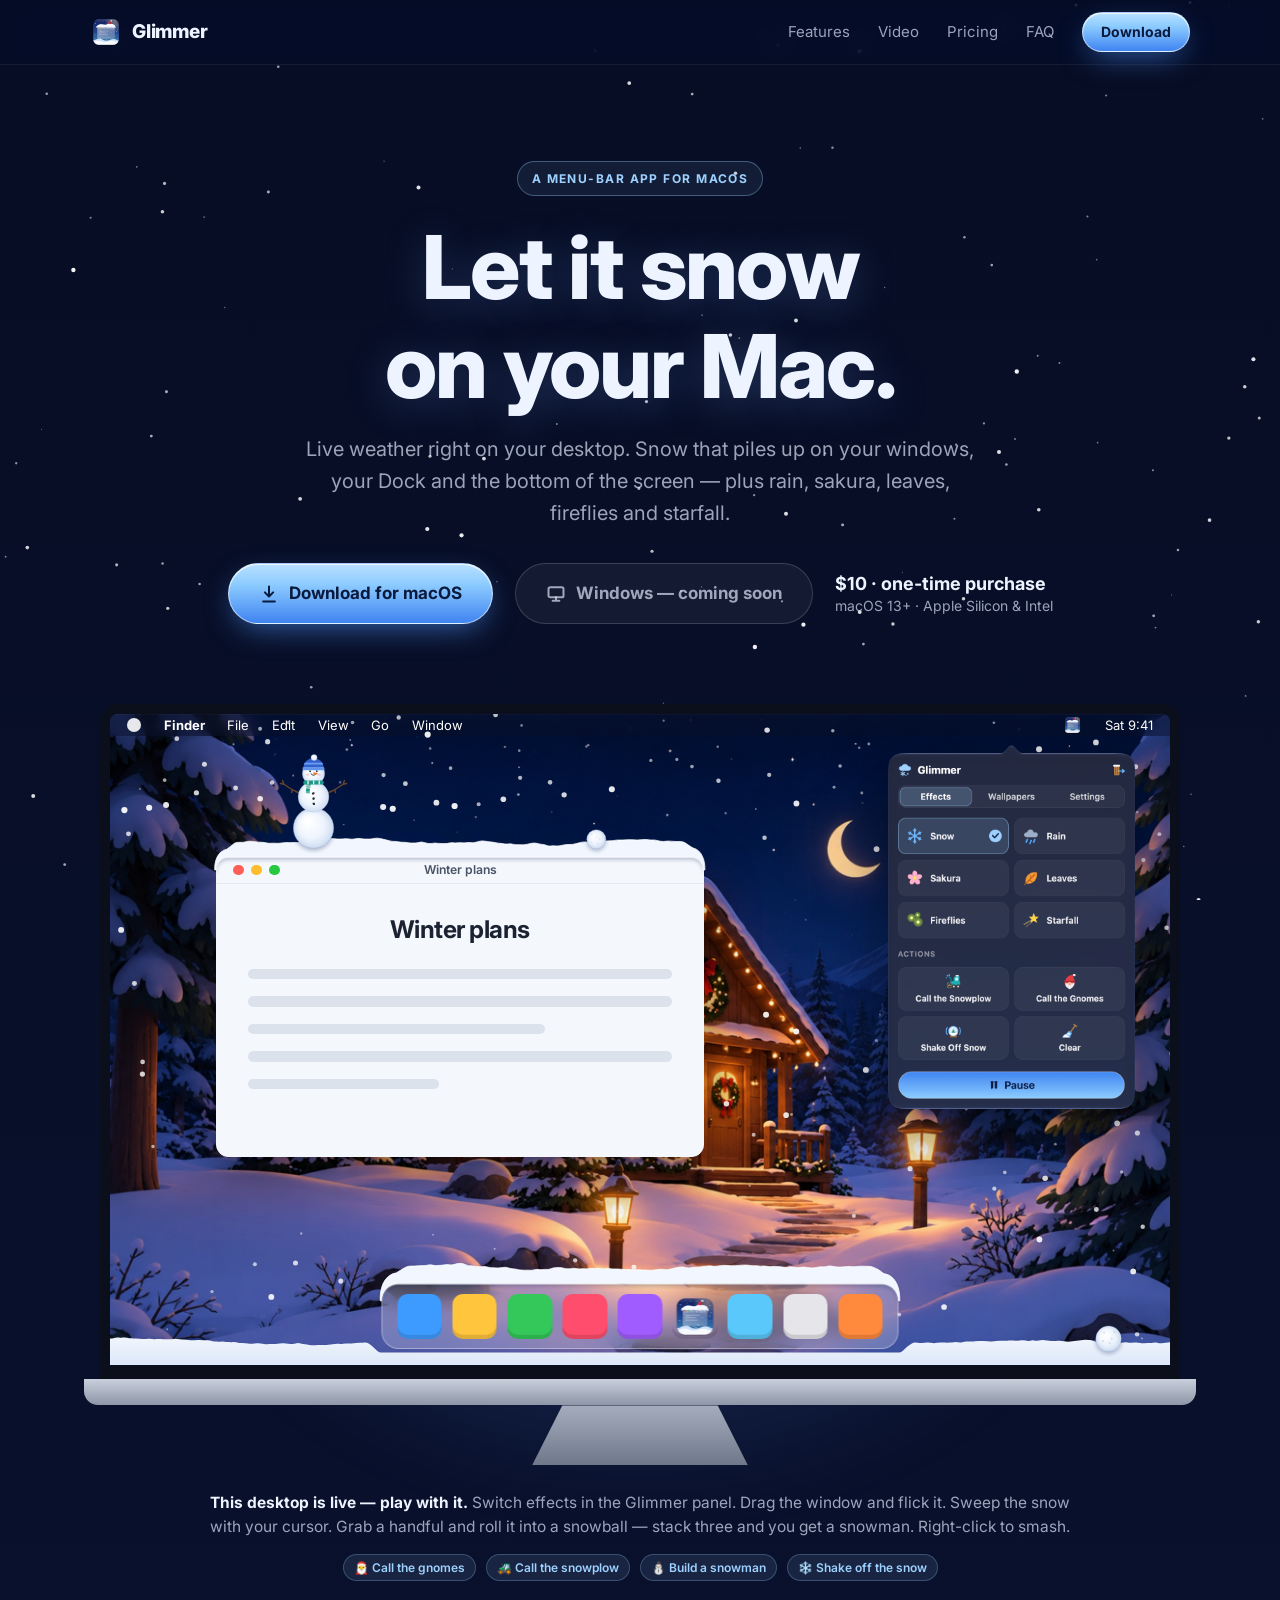
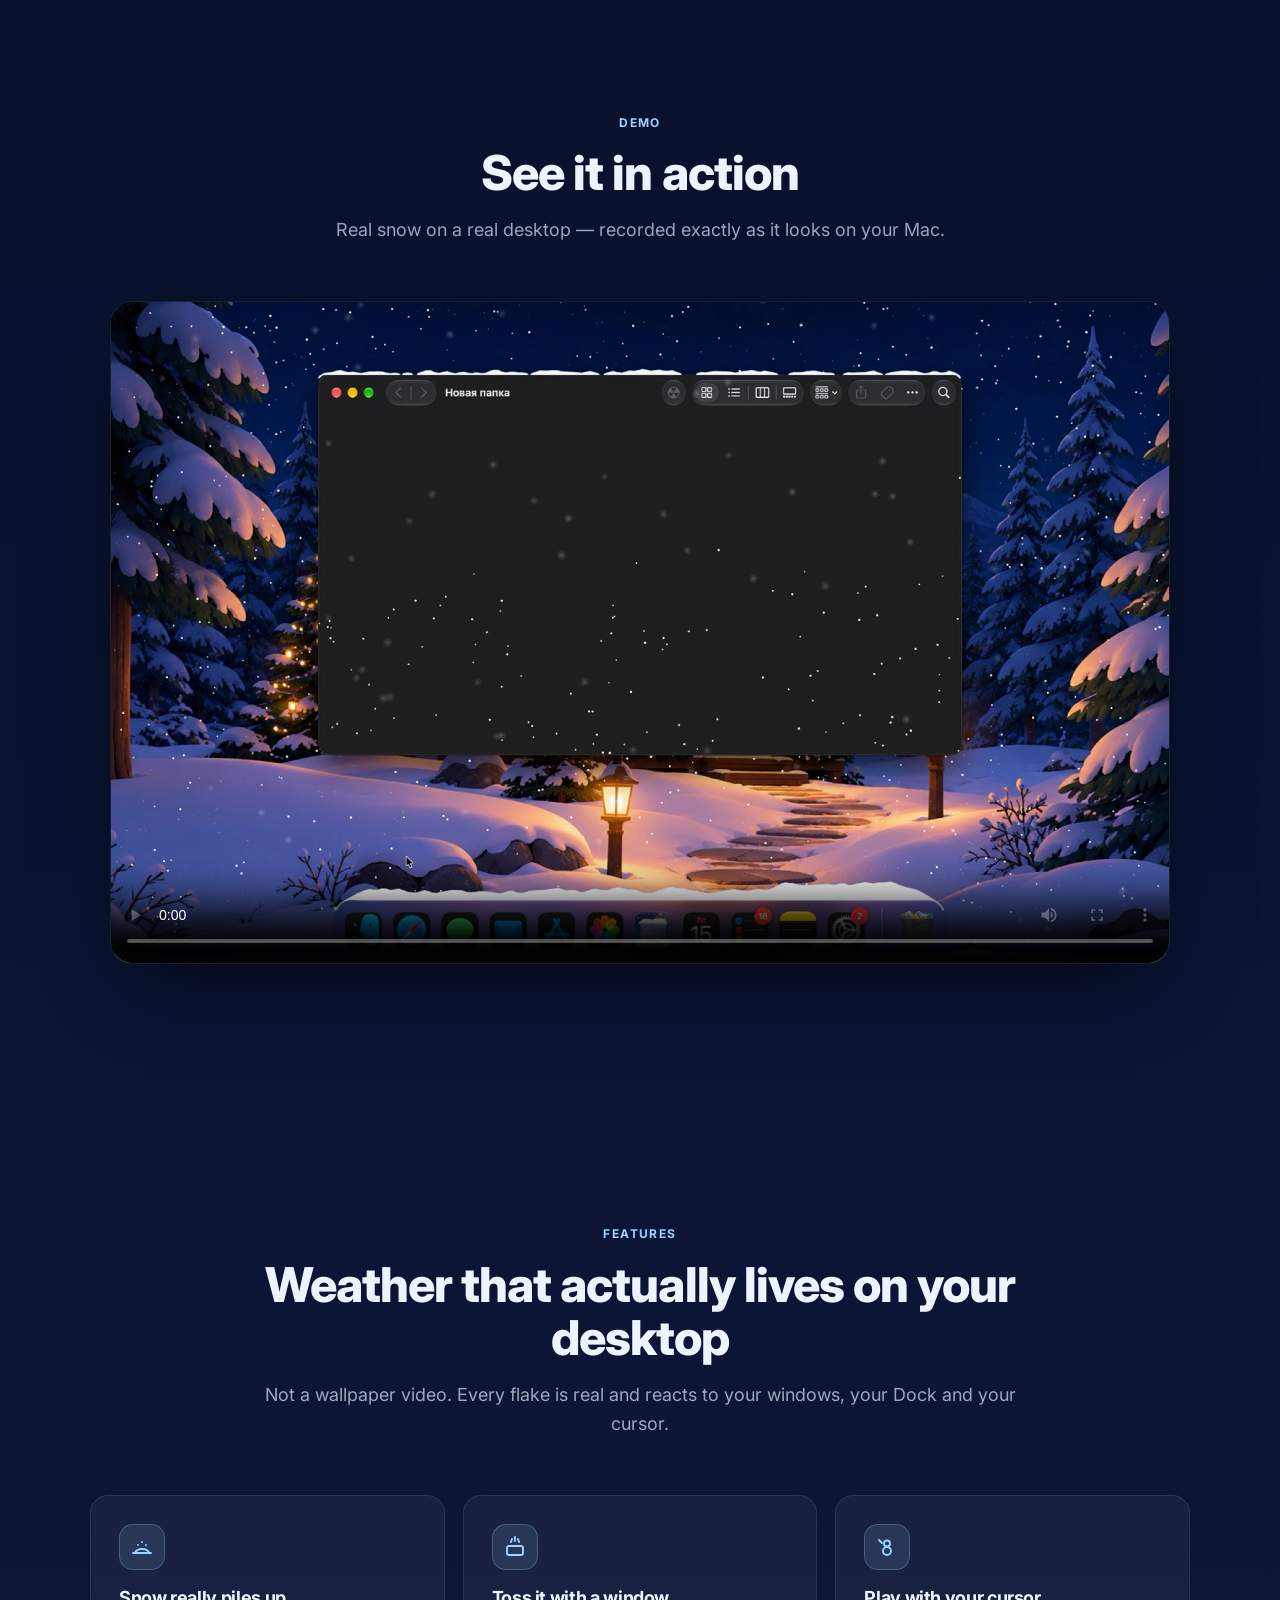
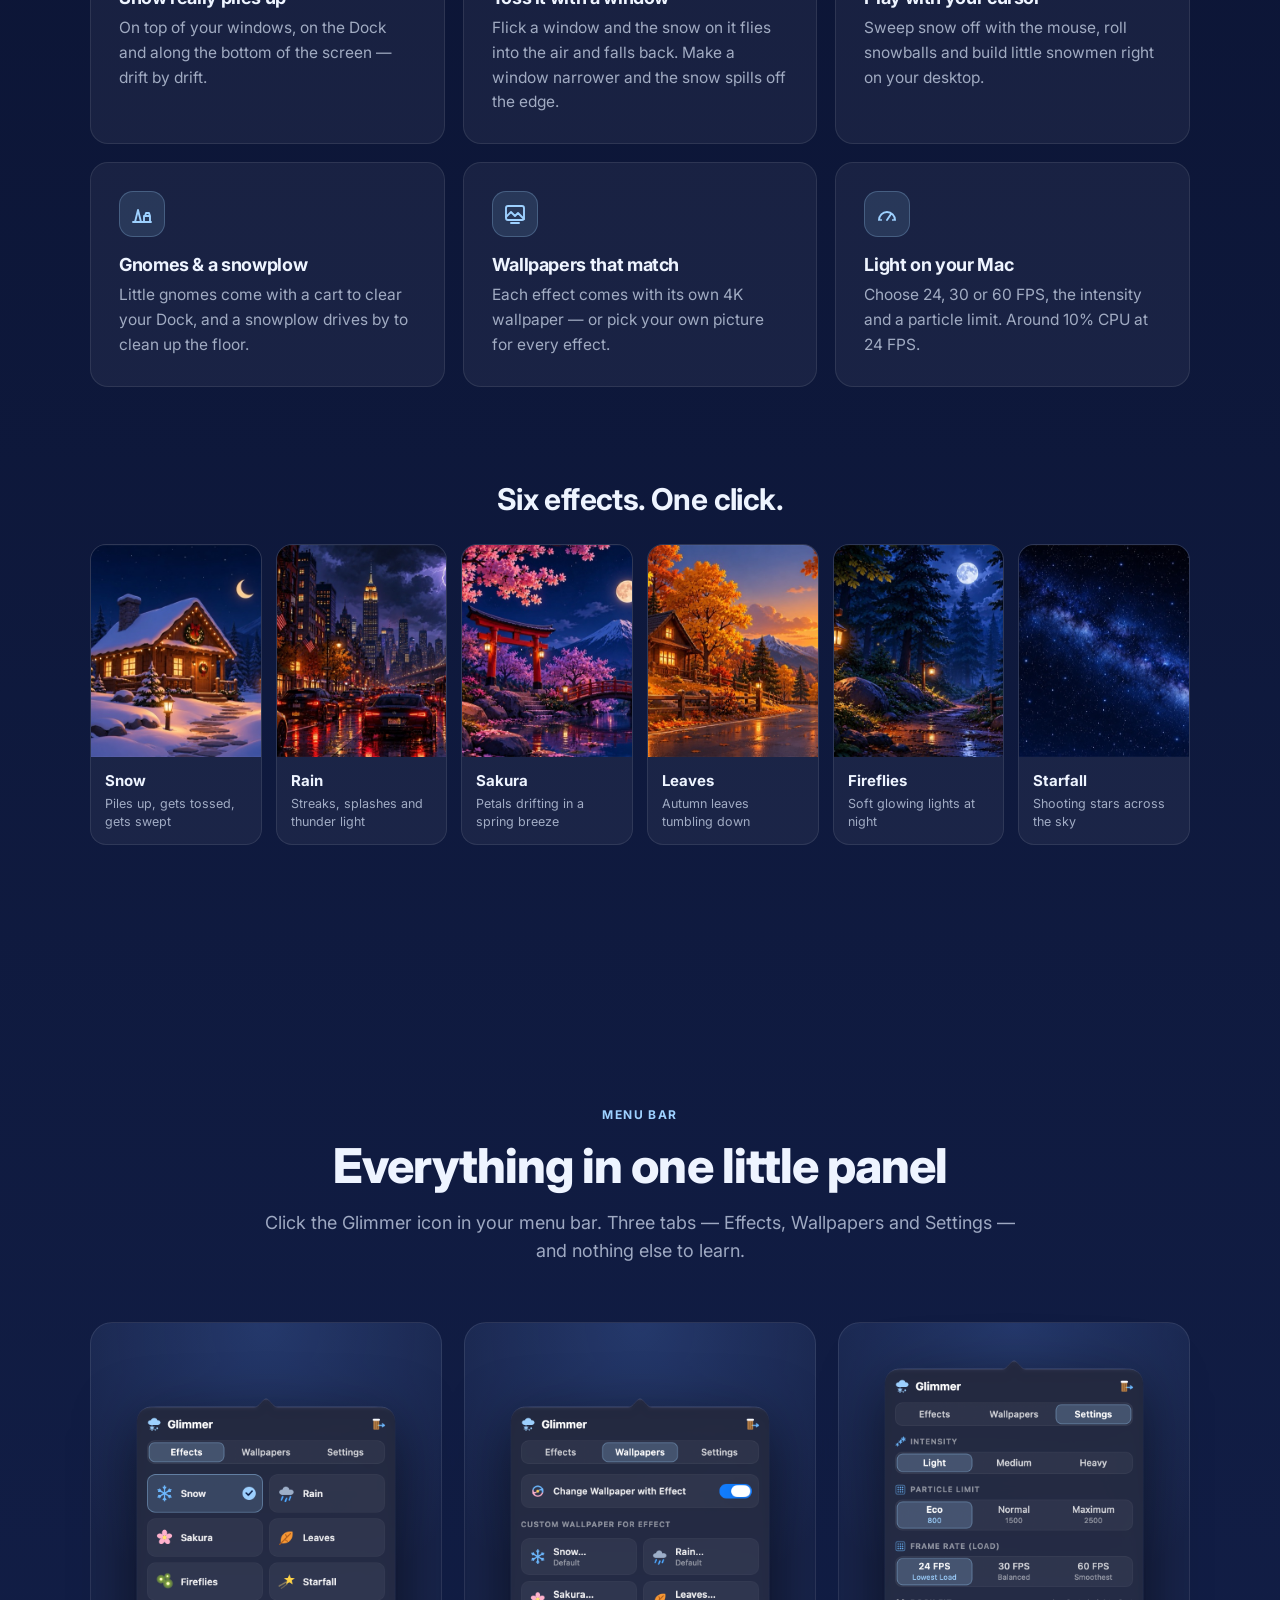
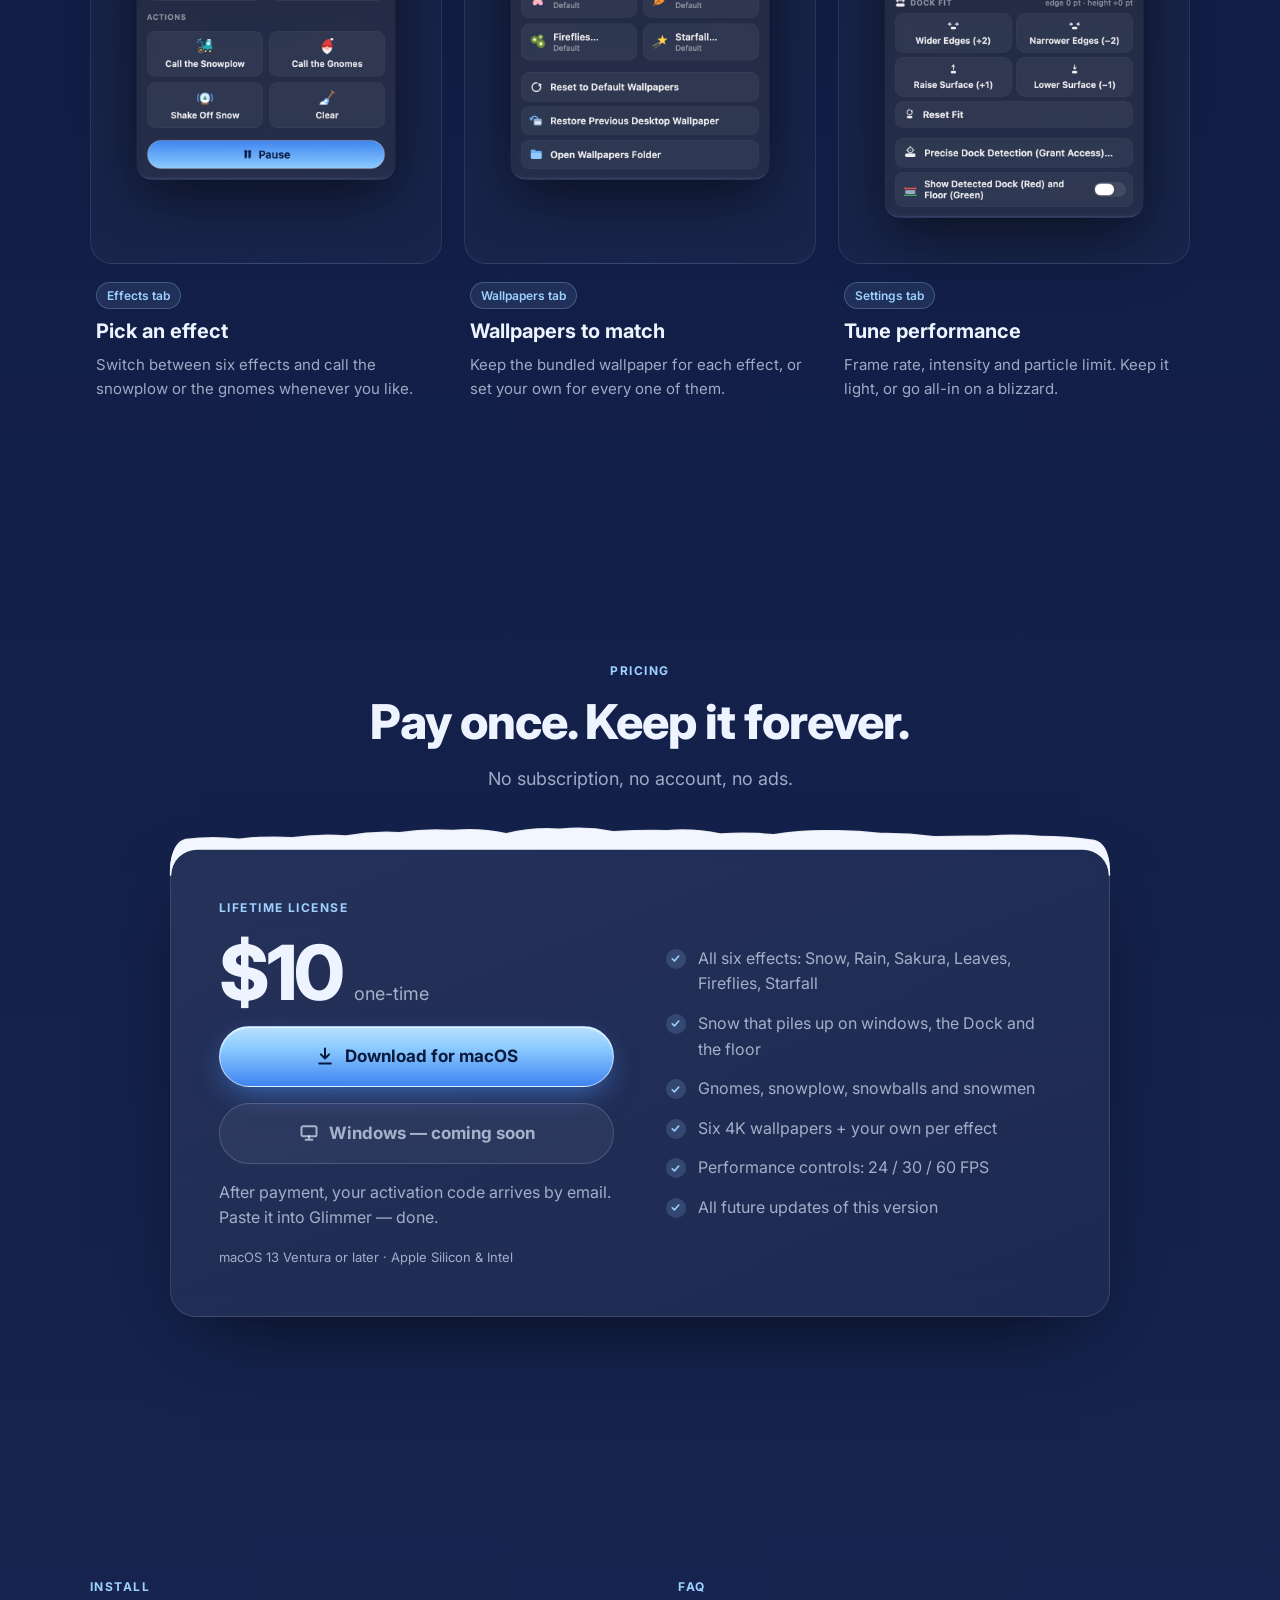
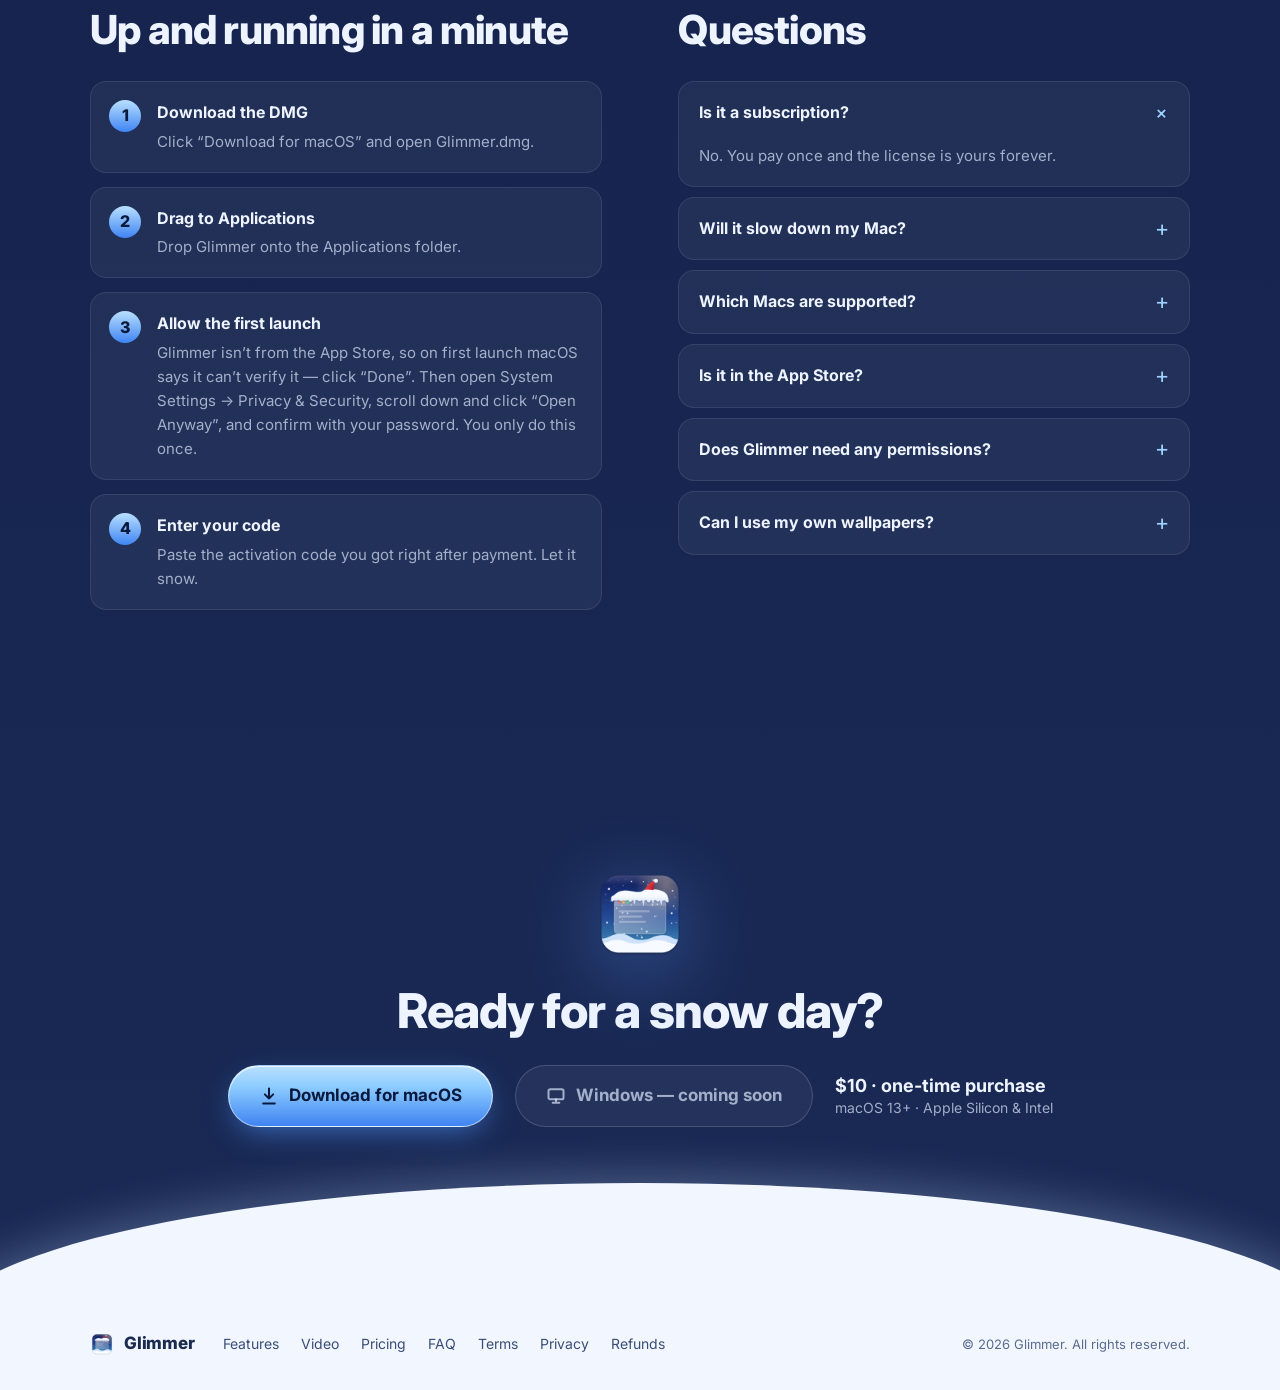
<file: index.html>
<!doctype html>
<html lang="en">
<head>
  <meta charset="utf-8">
  <meta name="viewport" content="width=device-width, initial-scale=1, viewport-fit=cover">
  <title>Glimmer — Live weather on your Mac desktop</title>
  <meta name="description" content="Glimmer puts real snow, rain, sakura, falling leaves, fireflies and shooting stars on your Mac desktop. Snow piles up on your windows and Dock. One-time purchase, $10.">
  <meta name="theme-color" content="#0A1230">
  <meta property="og:title" content="Glimmer — Live weather on your Mac desktop">
  <meta property="og:description" content="Snow that piles up on your windows and Dock, plus rain, sakura, leaves, fireflies and starfall. One-time purchase.">
  <meta property="og:type" content="website">
  <meta property="og:image" content="assets/img/og-image.jpg">
  <meta name="twitter:card" content="summary_large_image">
  <link rel="icon" type="image/png" href="assets/img/favicon.png">
  <link rel="apple-touch-icon" href="assets/img/apple-touch-icon.png">
  <link rel="preconnect" href="https://fonts.googleapis.com">
  <link rel="preconnect" href="https://fonts.gstatic.com" crossorigin>
  <link href="https://fonts.googleapis.com/css2?family=Inter:wght@400;500;600;700;800&display=swap" rel="stylesheet">
  <link rel="stylesheet" href="assets/style.css">
</head>
<body>
  <canvas id="sky-snow" aria-hidden="true"></canvas>

  <!-- ===== Nav ===== -->
  <header class="nav" id="top">
    <div class="wrap nav__inner">
      <a class="logo" href="#top" aria-label="Glimmer home">
        <img src="assets/img/icon-512.png" alt="" width="32" height="32">
        <span>Glimmer</span>
      </a>
      <nav class="nav__links" id="nav-links" aria-label="Main">
        <a href="#features">Features</a>
        <a href="#video">Video</a>
        <a href="#pricing">Pricing</a>
        <a href="#faq">FAQ</a>
      </nav>
      <a class="btn btn--ice btn--sm nav__cta" href="#pricing">Download</a>
      <button class="nav__toggle" id="nav-toggle" aria-label="Open menu" aria-expanded="false" aria-controls="nav-links">
        <span></span><span></span>
      </button>
    </div>
  </header>

  <main>
    <!-- ===== Hero ===== -->
    <section class="hero">
      <div class="wrap hero__text">
        <span class="badge">A menu-bar app for macOS</span>
        <h1>Let it snow<br class="br-wide"> on your Mac.</h1>
        <p class="lead">Live weather right on your desktop. Snow that piles up on your windows, your Dock and the bottom of the screen — plus rain, sakura, leaves, fireflies and starfall.</p>
        <div class="cta">
          <a class="btn btn--ice btn--lg" href="https://github.com/AleksaYO/glimmer/releases/latest/download/Glimmer.dmg" data-download>
            <svg viewBox="0 0 24 24" aria-hidden="true"><path d="M12 3v12m0 0-5-5m5 5 5-5M5 21h14" /></svg>
            Download for macOS
          </a>
          <span class="btn btn--ghost btn--lg btn--soon" role="button" aria-disabled="true" title="Windows version is coming later">
            <svg viewBox="0 0 24 24" aria-hidden="true"><rect x="3" y="4" width="18" height="12" rx="2"/><path d="M8 20h8M12 16v4"/></svg>
            Windows — coming soon
          </span>
          <div class="price-note">
            <strong><span class="price">$10</span> · one-time purchase</strong>
            <span>macOS 13+ · Apple Silicon &amp; Intel</span>
          </div>
        </div>
      </div>

      <!-- Desktop mockup -->
      <div class="wrap">
        <div class="mac" role="group" aria-label="A live demo of Glimmer: snow piles on a window and the Dock. Drag the window, roll snowballs, call the gnomes and the snowplow.">
          <div class="mac__screen is-snow">
            <img class="mac__wall" src="assets/img/wall-snow.jpg" alt="" loading="eager">
            <div class="mac__menubar">
              <span class="mac__apple"></span><b>Finder</b><span>File</span><span>Edit</span><span>View</span><span>Go</span><span>Window</span>
              <span class="mac__spacer"></span>
              <img class="mac__tray" src="assets/img/icon-512.png" alt="">
              <span>Sat 9:41</span>
            </div>

            <div class="mac__window">
              <div class="mac__titlebar"><i></i><i></i><i></i><span>Winter plans</span></div>
              <div class="mac__doc">
                <h3>Winter plans</h3>
                <p></p><p></p><p class="s"></p><p></p><p class="xs"></p>
              </div>
            </div>

            <div class="mac__panel">
              <img src="assets/img/fx/panel-0.png" alt="">
              <button class="mac__act" type="button" data-fx="0" style="left:7.3%;top:19.8%;width:41.5%;height:9.6%" aria-label="Snow"></button>
              <button class="mac__act" type="button" data-fx="1" style="left:51.2%;top:19.8%;width:41.5%;height:9.6%" aria-label="Rain"></button>
              <button class="mac__act" type="button" data-fx="2" style="left:7.3%;top:31.05%;width:41.5%;height:9.6%" aria-label="Sakura"></button>
              <button class="mac__act" type="button" data-fx="3" style="left:51.2%;top:31.05%;width:41.5%;height:9.6%" aria-label="Leaves"></button>
              <button class="mac__act" type="button" data-fx="4" style="left:7.3%;top:42.3%;width:41.5%;height:9.6%" aria-label="Fireflies"></button>
              <button class="mac__act" type="button" data-fx="5" style="left:51.2%;top:42.3%;width:41.5%;height:9.6%" aria-label="Starfall"></button>
              <button class="mac__act" type="button" data-act="plough" style="left:7.3%;top:59.8%;width:41.5%;height:11.3%" aria-label="Call the Snowplow"></button>
              <button class="mac__act" type="button" data-act="gnomes" style="left:51.2%;top:59.8%;width:41.5%;height:11.3%" aria-label="Call the Gnomes"></button>
              <button class="mac__act" type="button" data-act="shake" style="left:7.3%;top:72.9%;width:41.5%;height:11.3%" aria-label="Shake Off Snow"></button>
              <button class="mac__act" type="button" data-act="clear" style="left:51.2%;top:72.9%;width:41.5%;height:11.3%" aria-label="Clear"></button>
            </div>

            <div class="mac__dock">
              <i style="--c:#3D9BFF"></i><i style="--c:#FFC53D"></i><i style="--c:#34C759"></i><i style="--c:#FF4D6D"></i><i style="--c:#A15CFF"></i>
              <img src="assets/img/icon-512.png" alt=""><i style="--c:#5AC8FA"></i><i style="--c:#E5E5EA"></i><i style="--c:#FF8A3D"></i>
            </div>
            <canvas class="mac__snow" aria-hidden="true"></canvas>
          </div>
          <div class="mac__chin"></div>
          <div class="mac__stand"></div>
        </div>

        <div class="play">
          <p class="play__hint"><b>This desktop is live — play with it.</b> Switch effects in the Glimmer panel. Drag the window and flick it. Sweep the snow with your cursor. Grab a handful and roll it into a snowball — stack three and you get a snowman. Right-click to smash.</p>
          <div class="play__btns">
            <button type="button" class="chip" data-act="gnomes">🎅 Call the gnomes</button>
            <button type="button" class="chip" data-act="plough">🚜 Call the snowplow</button>
            <button type="button" class="chip" data-act="snowman">⛄ Build a snowman</button>
            <button type="button" class="chip" data-act="shake">❄️ Shake off the snow</button>
          </div>
        </div>
      </div>
    </section>

    <!-- ===== Video ===== -->
    <section class="section" id="video">
      <div class="wrap">
        <div class="section__head">
          <span class="eyebrow">Demo</span>
          <h2>See it in action</h2>
          <p>Real snow on a real desktop — recorded exactly as it looks on your Mac.</p>
        </div>
        <div class="video" id="video-player">
          <video controls playsinline preload="metadata" poster="assets/img/video-poster.jpg" controlslist="nodownload noremoteplayback" disablepictureinpicture oncontextmenu="return false;">
            <source src="assets/video/glimmer-demo.mp4" type="video/mp4">
            Your browser can't play this video.
          </video>
        </div>
      </div>
    </section>

    <!-- ===== Features ===== -->
    <section class="section" id="features">
      <div class="wrap">
        <div class="section__head">
          <span class="eyebrow">Features</span>
          <h2>Weather that actually lives on your desktop</h2>
          <p>Not a wallpaper video. Every flake is real and reacts to your windows, your Dock and your cursor.</p>
        </div>
        <div class="grid grid--3">
          <article class="card">
            <div class="card__icon"><svg viewBox="0 0 24 24"><path d="M3 18h18M5 18c1-3 3-4 7-4s6 1 7 4M8 10l.01 0M12 7l.01 0M16 10l.01 0"/></svg></div>
            <h3>Snow really piles up</h3>
            <p>On top of your windows, on the Dock and along the bottom of the screen — drift by drift.</p>
          </article>
          <article class="card">
            <div class="card__icon"><svg viewBox="0 0 24 24"><rect x="4" y="11" width="16" height="9" rx="2"/><path d="M8 7l1-3M12 6V2M16 7l-1-3"/></svg></div>
            <h3>Toss it with a window</h3>
            <p>Flick a window and the snow on it flies into the air and falls back. Make a window narrower and the snow spills off the edge.</p>
          </article>
          <article class="card">
            <div class="card__icon"><svg viewBox="0 0 24 24"><circle cx="12" cy="16" r="4"/><circle cx="12" cy="8.5" r="3"/><path d="M4 5l3 3"/></svg></div>
            <h3>Play with your cursor</h3>
            <p>Sweep snow off with the mouse, roll snowballs and build little snowmen right on your desktop.</p>
          </article>
          <article class="card">
            <div class="card__icon"><svg viewBox="0 0 24 24"><path d="M5 20l3-12 3 12M3 20h18M14 20v-6h6v6M15 14l1-3h3l1 3"/></svg></div>
            <h3>Gnomes &amp; a snowplow</h3>
            <p>Little gnomes come with a cart to clear your Dock, and a snowplow drives by to clean up the floor.</p>
          </article>
          <article class="card">
            <div class="card__icon"><svg viewBox="0 0 24 24"><rect x="3" y="4" width="18" height="14" rx="2"/><path d="M3 15l5-5 4 4 3-3 6 6M8 21h8"/></svg></div>
            <h3>Wallpapers that match</h3>
            <p>Each effect comes with its own 4K wallpaper — or pick your own picture for every effect.</p>
          </article>
          <article class="card">
            <div class="card__icon"><svg viewBox="0 0 24 24"><path d="M4 18a8 8 0 1 1 16 0M12 18l4-6M6 18h.01M18 18h.01"/></svg></div>
            <h3>Light on your Mac</h3>
            <p>Choose 24, 30 or 60 FPS, the intensity and a particle limit. Around 10% CPU at 24 FPS.</p>
          </article>
        </div>

        <div class="effects">
          <h3 class="effects__title">Six effects. One click.</h3>
          <div class="effects__grid">
            <figure class="effect"><img src="assets/img/thumb-snow.jpg" alt="Snow effect wallpaper: cozy cabin in a snowy forest" loading="lazy"><figcaption><b>Snow</b><span>Piles up, gets tossed, gets swept</span></figcaption></figure>
            <figure class="effect"><img src="assets/img/thumb-rain.jpg" alt="Rain effect wallpaper: stormy city at night" loading="lazy"><figcaption><b>Rain</b><span>Streaks, splashes and thunder light</span></figcaption></figure>
            <figure class="effect"><img src="assets/img/thumb-sakura.jpg" alt="Sakura effect wallpaper: cherry blossoms and a red gate at night" loading="lazy"><figcaption><b>Sakura</b><span>Petals drifting in a spring breeze</span></figcaption></figure>
            <figure class="effect"><img src="assets/img/thumb-autumn.jpg" alt="Leaves effect wallpaper: autumn road at sunset" loading="lazy"><figcaption><b>Leaves</b><span>Autumn leaves tumbling down</span></figcaption></figure>
            <figure class="effect"><img src="assets/img/thumb-fireflies.jpg" alt="Fireflies effect wallpaper: lantern-lit forest path" loading="lazy"><figcaption><b>Fireflies</b><span>Soft glowing lights at night</span></figcaption></figure>
            <figure class="effect"><img src="assets/img/thumb-sky.jpg" alt="Starfall effect wallpaper: the Milky Way" loading="lazy"><figcaption><b>Starfall</b><span>Shooting stars across the sky</span></figcaption></figure>
          </div>
        </div>
      </div>
    </section>

    <!-- ===== Menu panel ===== -->
    <section class="section section--panel" id="panel">
      <div class="wrap">
        <div class="section__head">
          <span class="eyebrow">Menu bar</span>
          <h2>Everything in one little panel</h2>
          <p>Click the Glimmer icon in your menu bar. Three tabs — Effects, Wallpapers and Settings — and nothing else to learn.</p>
        </div>
        <div class="panels">
          <figure class="panel">
            <div class="panel__stage"><img src="assets/img/menu-effects.png" alt="Glimmer panel, Effects tab: six effects, actions and a Pause button" loading="lazy" width="756" height="1066"></div>
            <figcaption><span class="chip">Effects tab</span><b>Pick an effect</b><span>Switch between six effects and call the snowplow or the gnomes whenever you like.</span></figcaption>
          </figure>
          <figure class="panel">
            <div class="panel__stage"><img src="assets/img/menu-wallpapers.png" alt="Glimmer panel, Wallpapers tab: automatic wallpapers and a custom wallpaper per effect" loading="lazy" width="756" height="1066"></div>
            <figcaption><span class="chip">Wallpapers tab</span><b>Wallpapers to match</b><span>Keep the bundled wallpaper for each effect, or set your own for every one of them.</span></figcaption>
          </figure>
          <figure class="panel">
            <div class="panel__stage"><img src="assets/img/menu-settings.png" alt="Glimmer panel, Settings tab: intensity, particle limit, frame rate and Dock fit" loading="lazy" width="756" height="1272"></div>
            <figcaption><span class="chip">Settings tab</span><b>Tune performance</b><span>Frame rate, intensity and particle limit. Keep it light, or go all-in on a blizzard.</span></figcaption>
          </figure>
        </div>
      </div>
    </section>

    <!-- ===== Pricing ===== -->
    <section class="section" id="pricing">
      <div class="wrap">
        <div class="section__head">
          <span class="eyebrow">Pricing</span>
          <h2>Pay once. Keep it forever.</h2>
          <p>No subscription, no account, no ads.</p>
        </div>
        <div class="pricing" data-snowcap="0.55">
          <div class="pricing__main">
            <span class="eyebrow">Lifetime license</span>
            <div class="pricing__price"><span class="price">$10</span><small>one-time</small></div>
            <a class="btn btn--ice btn--lg btn--block" href="https://github.com/AleksaYO/glimmer/releases/latest/download/Glimmer.dmg" data-download>
              <svg viewBox="0 0 24 24" aria-hidden="true"><path d="M12 3v12m0 0-5-5m5 5 5-5M5 21h14" /></svg>
              Download for macOS
            </a>
            <span class="btn btn--ghost btn--lg btn--block btn--soon" role="button" aria-disabled="true" title="Windows version is coming later">
              <svg viewBox="0 0 24 24" aria-hidden="true"><rect x="3" y="4" width="18" height="12" rx="2"/><path d="M8 20h8M12 16v4"/></svg>
              Windows — coming soon
            </span>
            <p class="muted">After payment, your activation code arrives by email. Paste it into Glimmer — done.</p>
            <p class="muted small">macOS 13 Ventura or later · Apple Silicon &amp; Intel</p>
          </div>
          <ul class="pricing__list">
            <li>All six effects: Snow, Rain, Sakura, Leaves, Fireflies, Starfall</li>
            <li>Snow that piles up on windows, the Dock and the floor</li>
            <li>Gnomes, snowplow, snowballs and snowmen</li>
            <li>Six 4K wallpapers + your own per effect</li>
            <li>Performance controls: 24 / 30 / 60 FPS</li>
            <li>All future updates of this version</li>
          </ul>
        </div>
      </div>
    </section>

    <!-- ===== Install & FAQ ===== -->
    <section class="section" id="faq">
      <div class="wrap two-col">
        <div>
          <span class="eyebrow">Install</span>
          <h2>Up and running in a minute</h2>
          <ol class="steps">
            <li><b>Download the DMG</b><span>Click “Download for macOS” and open Glimmer.dmg.</span></li>
            <li><b>Drag to Applications</b><span>Drop Glimmer onto the Applications folder.</span></li>
            <li><b>Allow the first launch</b><span>Glimmer isn’t from the App Store, so on first launch macOS says it can’t verify it — click “Done”. Then open System Settings → Privacy &amp; Security, scroll down and click “Open Anyway”, and confirm with your password. You only do this once.</span></li>
            <li><b>Enter your code</b><span>Paste the activation code you got right after payment. Let it snow.</span></li>
          </ol>
        </div>
        <div>
          <span class="eyebrow">FAQ</span>
          <h2>Questions</h2>
          <div class="faq">
            <details open><summary>Is it a subscription?</summary><p>No. You pay once and the license is yours forever.</p></details>
            <details><summary>Will it slow down my Mac?</summary><p>Glimmer uses about 10% CPU at 24 FPS. You can lower the frame rate, intensity and particle limit at any time, or pause it with one click.</p></details>
            <details><summary>Which Macs are supported?</summary><p>Any Mac with macOS 13 Ventura or later — both Apple Silicon and Intel.</p></details>
            <details><summary>Is it in the App Store?</summary><p>No — Glimmer is downloaded from this site. That’s why macOS asks you to confirm the first launch.</p></details>
            <details><summary>Does Glimmer need any permissions?</summary><p>No. Snow on your windows and the Dock works without any permissions — Glimmer only knows where windows are, never what’s inside them. One setting is optional: Settings → Precise Dock Detection asks for Accessibility access so snow sits exactly on the edge of the Dock. To allow it, turn on Glimmer in System Settings → Privacy &amp; Security → Accessibility. Without it, Glimmer finds the Dock on its own.</p></details>
            <details><summary>Can I use my own wallpapers?</summary><p>Yes. Every effect can have its own picture, or keep the bundled 4K wallpapers.</p></details>
          </div>
        </div>
      </div>
    </section>

    <!-- ===== Final CTA ===== -->
    <section class="final">
      <div class="wrap final__inner">
        <img src="assets/img/icon-512.png" alt="" width="96" height="96" loading="lazy">
        <h2>Ready for a snow day?</h2>
        <div class="cta cta--center">
          <a class="btn btn--ice btn--lg" href="https://github.com/AleksaYO/glimmer/releases/latest/download/Glimmer.dmg" data-download>
            <svg viewBox="0 0 24 24" aria-hidden="true"><path d="M12 3v12m0 0-5-5m5 5 5-5M5 21h14" /></svg>
            Download for macOS
          </a>
          <span class="btn btn--ghost btn--lg btn--soon" role="button" aria-disabled="true" title="Windows version is coming later">
            <svg viewBox="0 0 24 24" aria-hidden="true"><rect x="3" y="4" width="18" height="12" rx="2"/><path d="M8 20h8M12 16v4"/></svg>
            Windows — coming soon
          </span>
          <div class="price-note"><strong><span class="price">$10</span> · one-time purchase</strong><span>macOS 13+ · Apple Silicon &amp; Intel</span></div>
        </div>
      </div>
      <div class="final__ground" aria-hidden="true"></div>
    </section>
  </main>

  <footer class="footer">
    <div class="wrap footer__inner">
      <a class="logo logo--dark" href="#top"><img src="assets/img/icon-512.png" alt="" width="24" height="24"><span>Glimmer</span></a>
      <nav aria-label="Footer"><a href="#features">Features</a><a href="#video">Video</a><a href="#pricing">Pricing</a><a href="#faq">FAQ</a><a href="terms.html">Terms</a><a href="privacy.html">Privacy</a><a href="refund.html">Refunds</a></nav>
      <small>© <span id="year">2026</span> Glimmer. All rights reserved.</small>
    </div>
  </footer>

  <script src="assets/main.js" defer></script>
  <script src="assets/desk.js" defer></script>
</body>
</html>
</file>
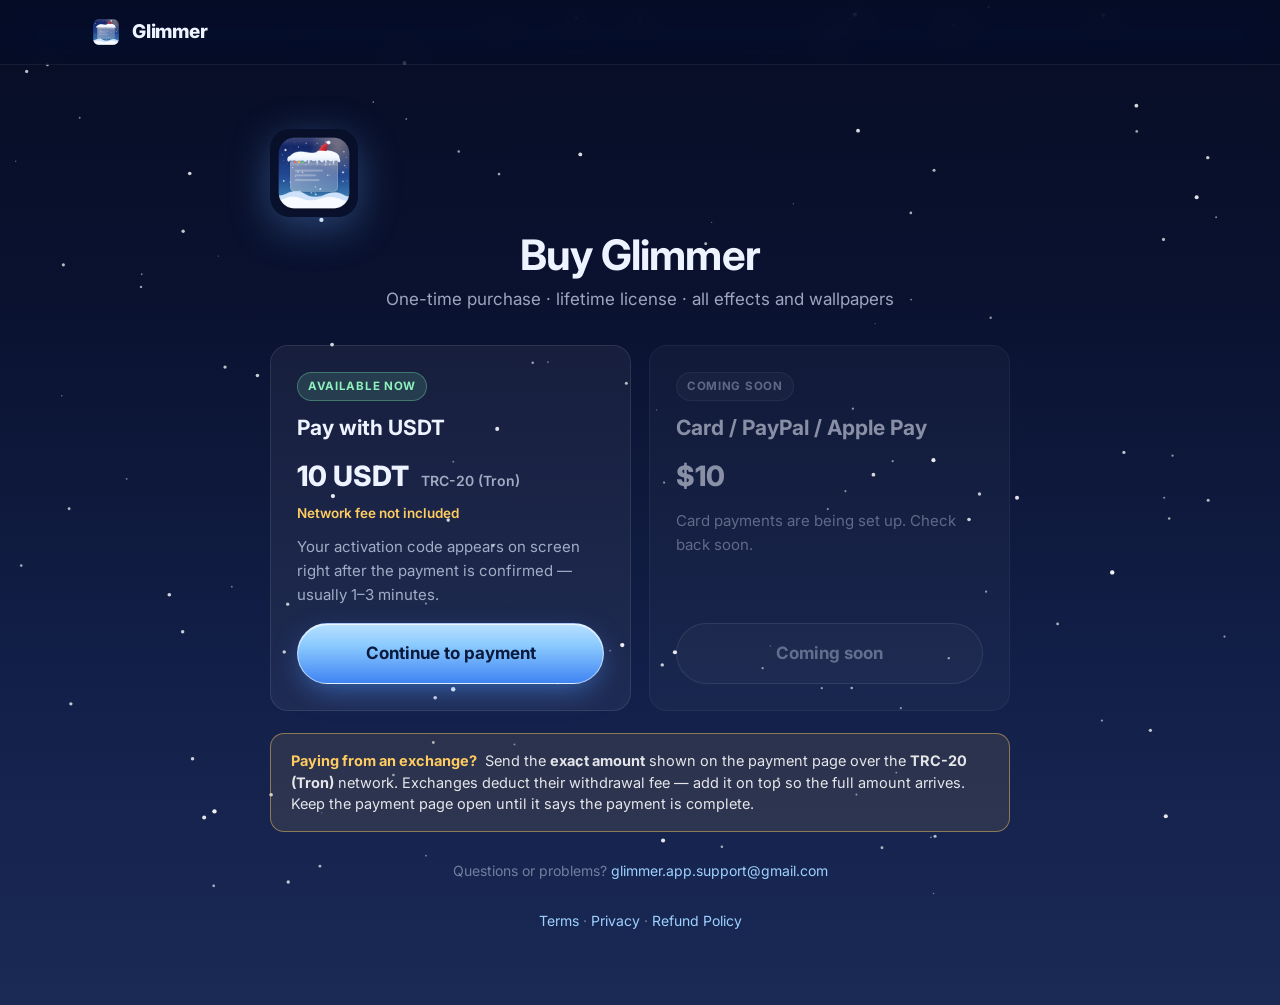
<file: buy.html>
<!doctype html>
<html lang="en">
<head>
  <meta charset="utf-8">
  <meta name="viewport" content="width=device-width, initial-scale=1, viewport-fit=cover">
  <title>Buy Glimmer</title>
  <meta name="description" content="Buy a lifetime Glimmer license — one-time purchase, your activation code arrives right after payment.">
  <meta name="theme-color" content="#0A1230">
  <meta name="robots" content="noindex">
  <link rel="icon" type="image/png" href="assets/img/favicon.png">
  <link rel="preconnect" href="https://fonts.googleapis.com">
  <link rel="preconnect" href="https://fonts.gstatic.com" crossorigin>
  <link href="https://fonts.googleapis.com/css2?family=Inter:wght@400;500;600;700;800&display=swap" rel="stylesheet">
  <link rel="stylesheet" href="assets/style.css">
  <link rel="stylesheet" href="assets/checkout.css">
</head>
<body>
  <canvas id="sky-snow" aria-hidden="true"></canvas>
  <header class="nav">
    <div class="wrap nav__inner">
      <a class="logo" href="./" aria-label="Glimmer home"><img src="assets/img/icon-512.png" alt="" width="32" height="32"><span>Glimmer</span></a>
    </div>
  </header>

  <main class="checkout wrap">
    <div class="checkout__head">
      <img class="checkout__icon" src="assets/img/icon-512.png" alt="" width="88" height="88">
      <h1>Buy Glimmer</h1>
      <p>One-time purchase · lifetime license · all effects and wallpapers</p>
    </div>

    <div class="options">
      <a class="option" href="https://glimmer-pay.glimmer-app.workers.dev/buy" rel="nofollow">
        <span class="option__badge">Available now</span>
        <span class="option__title">Pay with USDT</span>
        <span class="option__price">10 USDT <small>TRC-20 (Tron)</small></span>
        <span class="option__fee">Network fee not included</span>
        <span class="option__text">Your activation code appears on screen right after the payment is confirmed — usually 1–3 minutes.</span>
        <span class="btn btn--ice btn--lg btn--block">Continue to payment</span>
      </a>

      <div class="option option--soon" id="card-option" aria-disabled="true">
        <span class="option__badge option__badge--muted" id="card-badge">Coming soon</span>
        <span class="option__title">Card / PayPal / Apple Pay</span>
        <span class="option__price">$10</span>
        <span class="option__text" id="card-text">Card payments are being set up. Check back soon.</span>
        <span class="btn btn--ghost btn--lg btn--block btn--soon" id="card-btn">Coming soon</span>
      </div>
    </div>

    <div class="notice">
      <strong>Paying from an exchange?</strong>
      Send the <b>exact amount</b> shown on the payment page over the <b>TRC-20 (Tron)</b> network.
      Exchanges deduct their withdrawal fee — add it on top so the full amount arrives.
      Keep the payment page open until it says the payment is complete.
    </div>

    <p class="checkout__help">Questions or problems? <a href="mailto:glimmer.app.support@gmail.com">glimmer.app.support@gmail.com</a></p>
    <p class="checkout__help"><a href="terms.html">Terms</a> · <a href="privacy.html">Privacy</a> · <a href="refund.html">Refund Policy</a></p>
  </main>

  <script src="assets/main.js" defer></script>
  <script src="https://cdn.paddle.com/paddle/v2/paddle.js"></script>
  <script>
  // Card / PayPal / Apple Pay через Paddle: окно оплаты поверх страницы, после оплаты — thanks.html с кодом.
  // Пока PADDLE_PRICE пустой, вариант остаётся «Coming soon».
  (function () {
    const PADDLE_TOKEN = 'live_e61cd0f944f30fe17241dd42fb3';
    const PADDLE_PRICE = 'pri_01m7r6mc02vxbh11fkssy6x6kq';                       // pri_… цены Glimmer $10
    if (!PADDLE_PRICE || !window.Paddle) return;
    const rnd = () => Array.from(crypto.getRandomValues(new Uint8Array(16)), b => b.toString(16).padStart(2, '0')).join('');
    let order = null;
    Paddle.Initialize({
      token: PADDLE_TOKEN,
      eventCallback: e => {
        if (e.name === 'checkout.completed' && e.data && e.data.transaction_id && order)
          location.href = `thanks.html?tx=${encodeURIComponent(e.data.transaction_id)}&t=${order}`;
      }
    });
    const opt = document.getElementById('card-option'), btn = document.getElementById('card-btn');
    opt.classList.remove('option--soon'); opt.removeAttribute('aria-disabled'); opt.style.cursor = 'pointer';
    document.getElementById('card-badge').className = 'option__badge';
    document.getElementById('card-badge').textContent = 'Available now';
    document.getElementById('card-text').textContent = 'Pay with a card, PayPal, Apple Pay or Google Pay. Your activation code appears on screen right after payment.';
    btn.className = 'btn btn--ice btn--lg btn--block'; btn.textContent = 'Continue to payment';
    opt.addEventListener('click', () => {
      order = rnd();
      Paddle.Checkout.open({
        items: [{ priceId: PADDLE_PRICE, quantity: 1 }],
        customData: { glimmer: order },
        settings: { displayMode: 'overlay', theme: 'dark', locale: 'en' }
      });
    });
  })();
  </script>
</body>
</html>
</file>
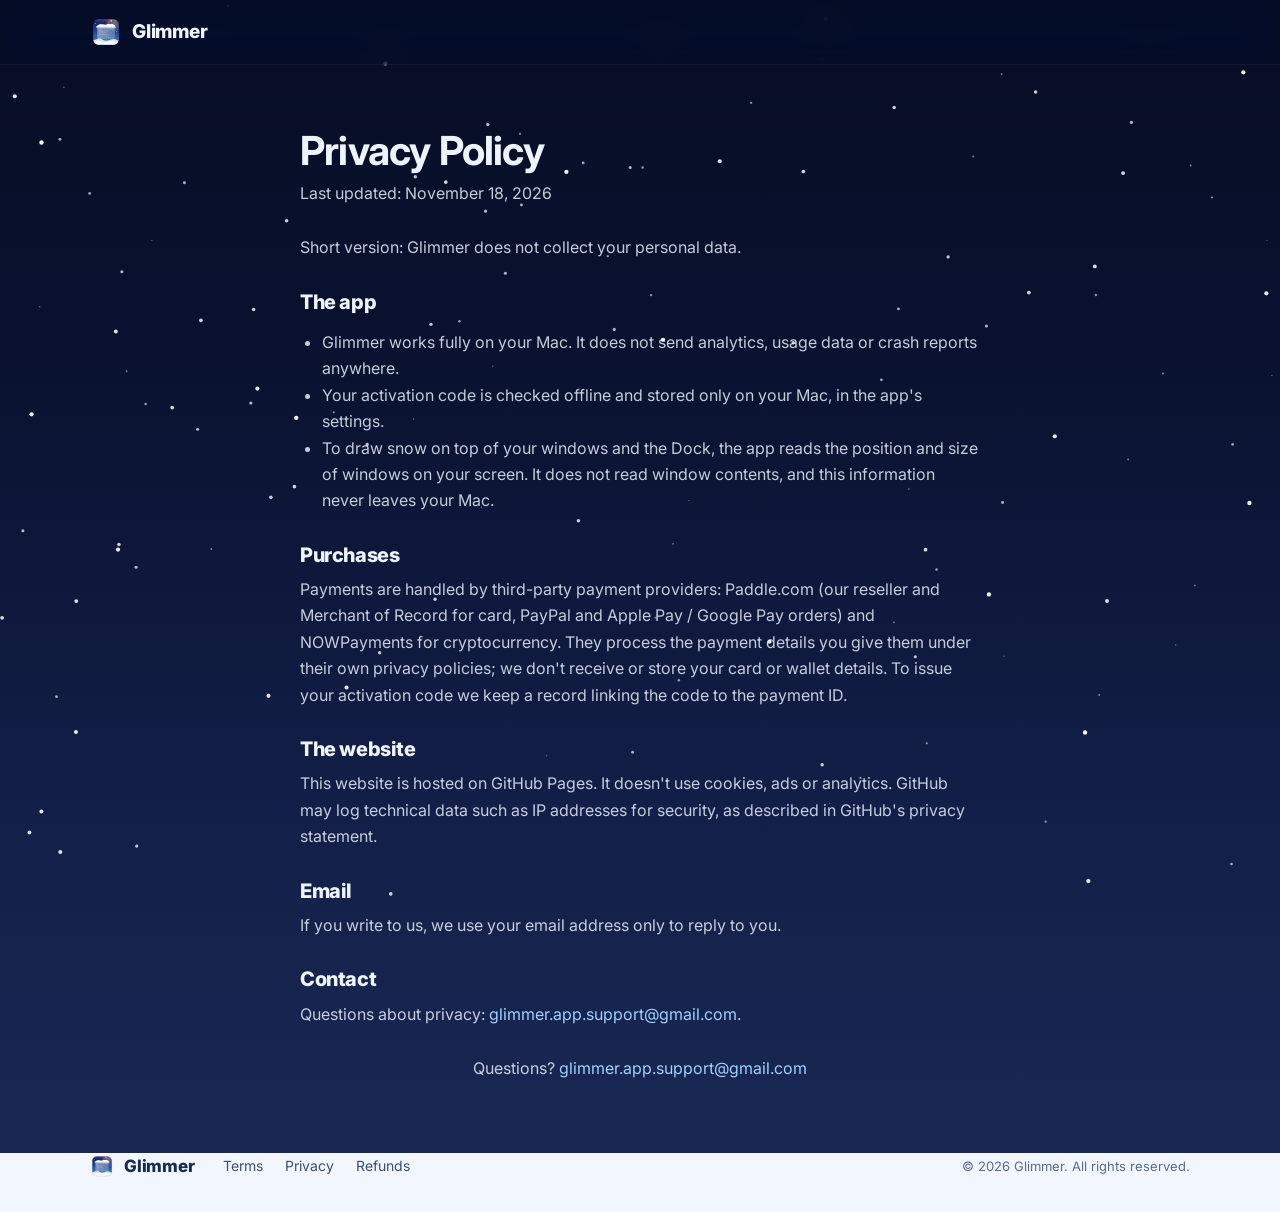
<file: privacy.html>
<!doctype html>
<html lang="en">
<head>
  <meta charset="utf-8">
  <meta name="viewport" content="width=device-width, initial-scale=1, viewport-fit=cover">
  <title>Glimmer Privacy Policy</title>
  <meta name="description" content="How Glimmer and its website handle your data.">
  <meta name="theme-color" content="#0A1230">
  <link rel="icon" type="image/png" href="assets/img/favicon.png">
  <link rel="preconnect" href="https://fonts.googleapis.com">
  <link rel="preconnect" href="https://fonts.gstatic.com" crossorigin>
  <link href="https://fonts.googleapis.com/css2?family=Inter:wght@400;500;600;700;800&display=swap" rel="stylesheet">
  <link rel="stylesheet" href="assets/style.css">
  <link rel="stylesheet" href="assets/checkout.css">
</head>
<body>
  <canvas id="sky-snow" aria-hidden="true"></canvas>
  <header class="nav">
    <div class="wrap nav__inner">
      <a class="logo" href="./" aria-label="Glimmer home"><img src="assets/img/icon-512.png" alt="" width="32" height="32"><span>Glimmer</span></a>
    </div>
  </header>

  <main class="checkout wrap legal">
    <h1>Privacy Policy</h1>
    <p class="legal__date">Last updated: November 18, 2026</p>

    <p>Short version: Glimmer does not collect your personal data.</p>

    <h2>The app</h2>
    <ul>
      <li>Glimmer works fully on your Mac. It does not send analytics, usage data or crash reports anywhere.</li>
      <li>Your activation code is checked offline and stored only on your Mac, in the app's settings.</li>
      <li>To draw snow on top of your windows and the Dock, the app reads the position and size of windows on your screen. It does not read window contents, and this information never leaves your Mac.</li>
    </ul>

    <h2>Purchases</h2>
    <p>Payments are handled by third-party payment providers: Paddle.com (our reseller and Merchant of Record for card, PayPal and Apple Pay / Google Pay orders) and NOWPayments for cryptocurrency. They process the payment details you give them under their own privacy policies; we don't receive or store your card or wallet details. To issue your activation code we keep a record linking the code to the payment ID.</p>

    <h2>The website</h2>
    <p>This website is hosted on GitHub Pages. It doesn't use cookies, ads or analytics. GitHub may log technical data such as IP addresses for security, as described in GitHub's privacy statement.</p>

    <h2>Email</h2>
    <p>If you write to us, we use your email address only to reply to you.</p>

    <h2>Contact</h2>
    <p>Questions about privacy: <a href="mailto:glimmer.app.support@gmail.com">glimmer.app.support@gmail.com</a>.</p>
    <p class="checkout__help">Questions? <a href="mailto:glimmer.app.support@gmail.com">glimmer.app.support@gmail.com</a></p>
  </main>

  <footer class="footer">
    <div class="wrap footer__inner">
      <a class="logo logo--dark" href="./"><img src="assets/img/icon-512.png" alt="" width="24" height="24"><span>Glimmer</span></a>
      <nav aria-label="Legal"><a href="terms.html">Terms</a><a href="privacy.html">Privacy</a><a href="refund.html">Refunds</a></nav>
      <small>© 2026 Glimmer. All rights reserved.</small>
    </div>
  </footer>

  <script src="assets/main.js" defer></script>
</body>
</html>
</file>
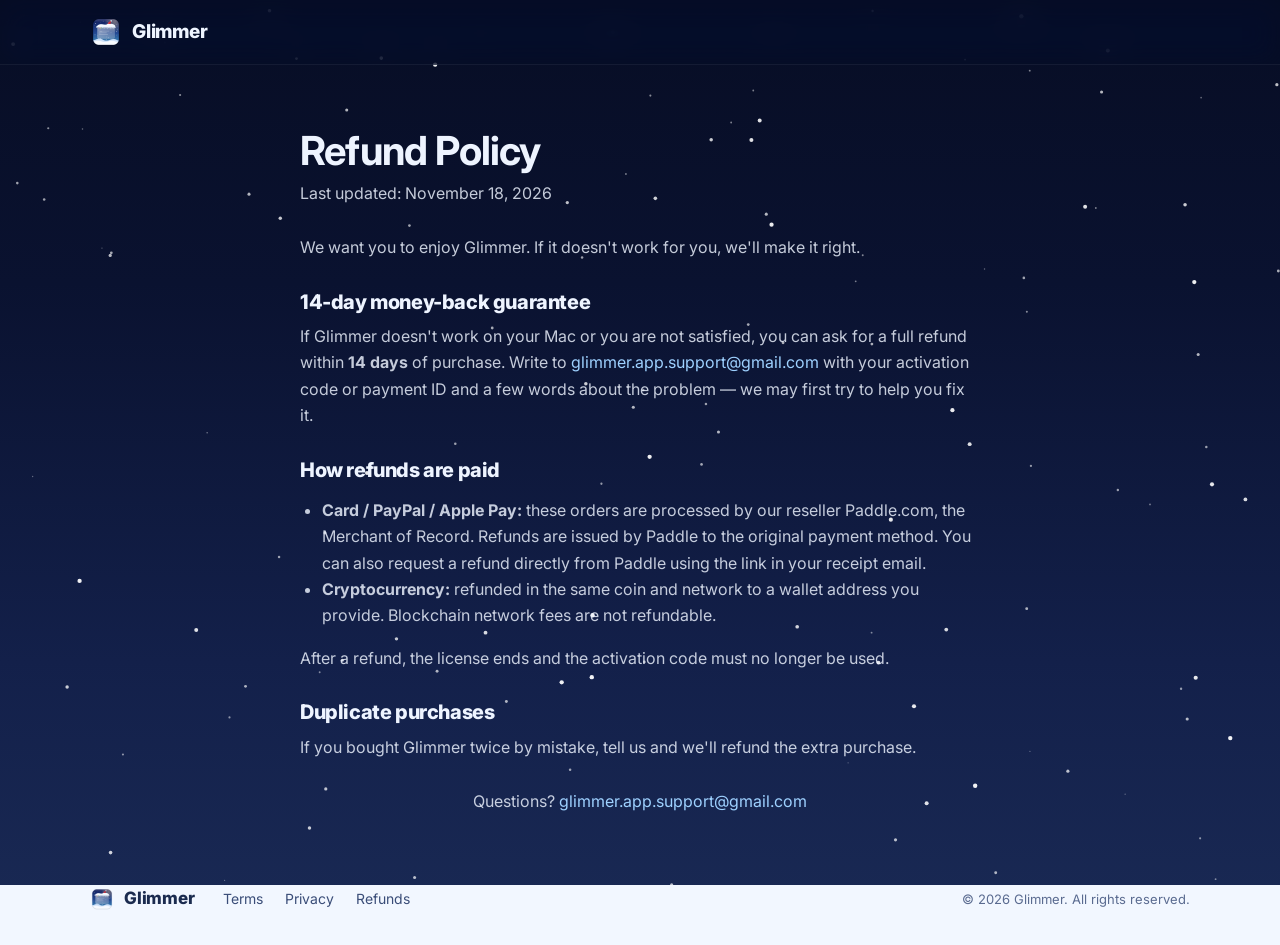
<file: refund.html>
<!doctype html>
<html lang="en">
<head>
  <meta charset="utf-8">
  <meta name="viewport" content="width=device-width, initial-scale=1, viewport-fit=cover">
  <title>Glimmer Refund Policy</title>
  <meta name="description" content="Refund policy for Glimmer licenses.">
  <meta name="theme-color" content="#0A1230">
  <link rel="icon" type="image/png" href="assets/img/favicon.png">
  <link rel="preconnect" href="https://fonts.googleapis.com">
  <link rel="preconnect" href="https://fonts.gstatic.com" crossorigin>
  <link href="https://fonts.googleapis.com/css2?family=Inter:wght@400;500;600;700;800&display=swap" rel="stylesheet">
  <link rel="stylesheet" href="assets/style.css">
  <link rel="stylesheet" href="assets/checkout.css">
</head>
<body>
  <canvas id="sky-snow" aria-hidden="true"></canvas>
  <header class="nav">
    <div class="wrap nav__inner">
      <a class="logo" href="./" aria-label="Glimmer home"><img src="assets/img/icon-512.png" alt="" width="32" height="32"><span>Glimmer</span></a>
    </div>
  </header>

  <main class="checkout wrap legal">
    <h1>Refund Policy</h1>
    <p class="legal__date">Last updated: November 18, 2026</p>

    <p>We want you to enjoy Glimmer. If it doesn't work for you, we'll make it right.</p>

    <h2>14-day money-back guarantee</h2>
    <p>If Glimmer doesn't work on your Mac or you are not satisfied, you can ask for a full refund within <b>14 days</b> of purchase. Write to <a href="mailto:glimmer.app.support@gmail.com">glimmer.app.support@gmail.com</a> with your activation code or payment ID and a few words about the problem — we may first try to help you fix it.</p>

    <h2>How refunds are paid</h2>
    <ul>
      <li><b>Card / PayPal / Apple Pay:</b> these orders are processed by our reseller Paddle.com, the Merchant of Record. Refunds are issued by Paddle to the original payment method. You can also request a refund directly from Paddle using the link in your receipt email.</li>
      <li><b>Cryptocurrency:</b> refunded in the same coin and network to a wallet address you provide. Blockchain network fees are not refundable.</li>
    </ul>
    <p>After a refund, the license ends and the activation code must no longer be used.</p>

    <h2>Duplicate purchases</h2>
    <p>If you bought Glimmer twice by mistake, tell us and we'll refund the extra purchase.</p>
    <p class="checkout__help">Questions? <a href="mailto:glimmer.app.support@gmail.com">glimmer.app.support@gmail.com</a></p>
  </main>

  <footer class="footer">
    <div class="wrap footer__inner">
      <a class="logo logo--dark" href="./"><img src="assets/img/icon-512.png" alt="" width="24" height="24"><span>Glimmer</span></a>
      <nav aria-label="Legal"><a href="terms.html">Terms</a><a href="privacy.html">Privacy</a><a href="refund.html">Refunds</a></nav>
      <small>© 2026 Glimmer. All rights reserved.</small>
    </div>
  </footer>

  <script src="assets/main.js" defer></script>
</body>
</html>
</file>
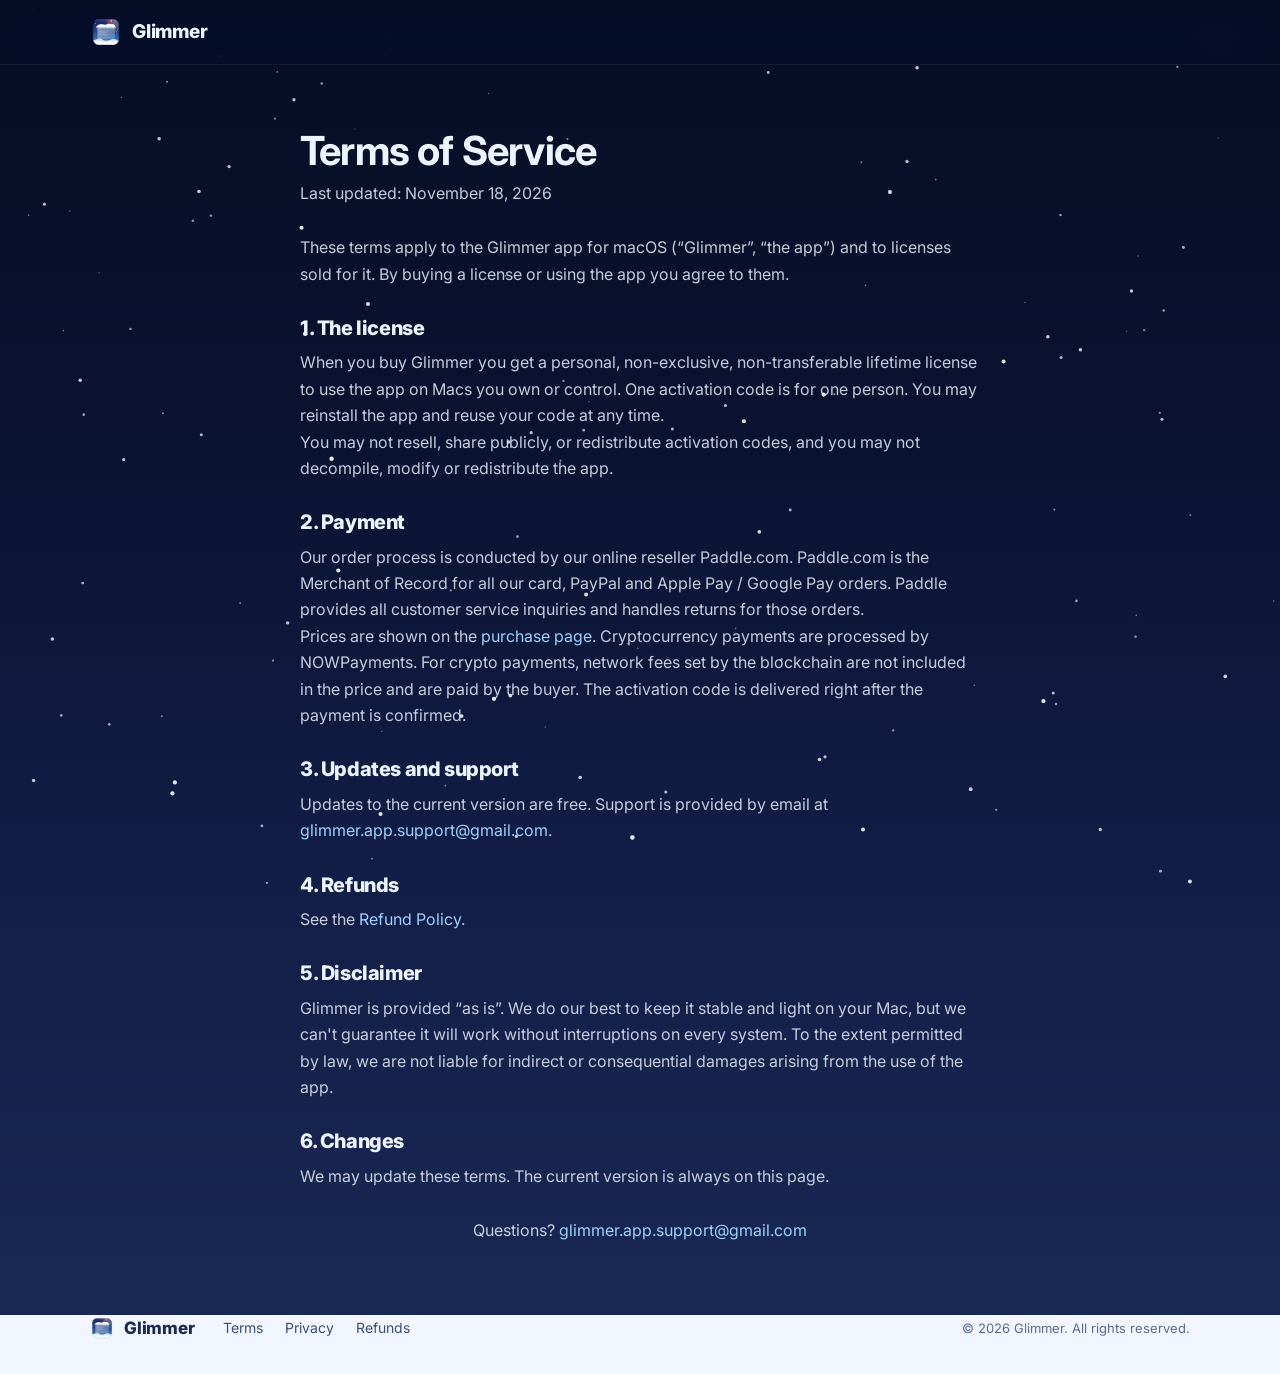
<file: terms.html>
<!doctype html>
<html lang="en">
<head>
  <meta charset="utf-8">
  <meta name="viewport" content="width=device-width, initial-scale=1, viewport-fit=cover">
  <title>Glimmer Terms of Service</title>
  <meta name="description" content="Terms of use for the Glimmer macOS app and its license.">
  <meta name="theme-color" content="#0A1230">
  <link rel="icon" type="image/png" href="assets/img/favicon.png">
  <link rel="preconnect" href="https://fonts.googleapis.com">
  <link rel="preconnect" href="https://fonts.gstatic.com" crossorigin>
  <link href="https://fonts.googleapis.com/css2?family=Inter:wght@400;500;600;700;800&display=swap" rel="stylesheet">
  <link rel="stylesheet" href="assets/style.css">
  <link rel="stylesheet" href="assets/checkout.css">
</head>
<body>
  <canvas id="sky-snow" aria-hidden="true"></canvas>
  <header class="nav">
    <div class="wrap nav__inner">
      <a class="logo" href="./" aria-label="Glimmer home"><img src="assets/img/icon-512.png" alt="" width="32" height="32"><span>Glimmer</span></a>
    </div>
  </header>

  <main class="checkout wrap legal">
    <h1>Terms of Service</h1>
    <p class="legal__date">Last updated: November 18, 2026</p>

    <p>These terms apply to the Glimmer app for macOS (“Glimmer”, “the app”) and to licenses sold for it. By buying a license or using the app you agree to them.</p>

    <h2>1. The license</h2>
    <p>When you buy Glimmer you get a personal, non-exclusive, non-transferable lifetime license to use the app on Macs you own or control. One activation code is for one person. You may reinstall the app and reuse your code at any time.</p>
    <p>You may not resell, share publicly, or redistribute activation codes, and you may not decompile, modify or redistribute the app.</p>

    <h2>2. Payment</h2>
    <p>Our order process is conducted by our online reseller Paddle.com. Paddle.com is the Merchant of Record for all our card, PayPal and Apple Pay / Google Pay orders. Paddle provides all customer service inquiries and handles returns for those orders.</p>
    <p>Prices are shown on the <a href="buy.html">purchase page</a>. Cryptocurrency payments are processed by NOWPayments. For crypto payments, network fees set by the blockchain are not included in the price and are paid by the buyer. The activation code is delivered right after the payment is confirmed.</p>

    <h2>3. Updates and support</h2>
    <p>Updates to the current version are free. Support is provided by email at <a href="mailto:glimmer.app.support@gmail.com">glimmer.app.support@gmail.com</a>.</p>

    <h2>4. Refunds</h2>
    <p>See the <a href="refund.html">Refund Policy</a>.</p>

    <h2>5. Disclaimer</h2>
    <p>Glimmer is provided “as is”. We do our best to keep it stable and light on your Mac, but we can't guarantee it will work without interruptions on every system. To the extent permitted by law, we are not liable for indirect or consequential damages arising from the use of the app.</p>

    <h2>6. Changes</h2>
    <p>We may update these terms. The current version is always on this page.</p>
    <p class="checkout__help">Questions? <a href="mailto:glimmer.app.support@gmail.com">glimmer.app.support@gmail.com</a></p>
  </main>

  <footer class="footer">
    <div class="wrap footer__inner">
      <a class="logo logo--dark" href="./"><img src="assets/img/icon-512.png" alt="" width="24" height="24"><span>Glimmer</span></a>
      <nav aria-label="Legal"><a href="terms.html">Terms</a><a href="privacy.html">Privacy</a><a href="refund.html">Refunds</a></nav>
      <small>© 2026 Glimmer. All rights reserved.</small>
    </div>
  </footer>

  <script src="assets/main.js" defer></script>
</body>
</html>
</file>
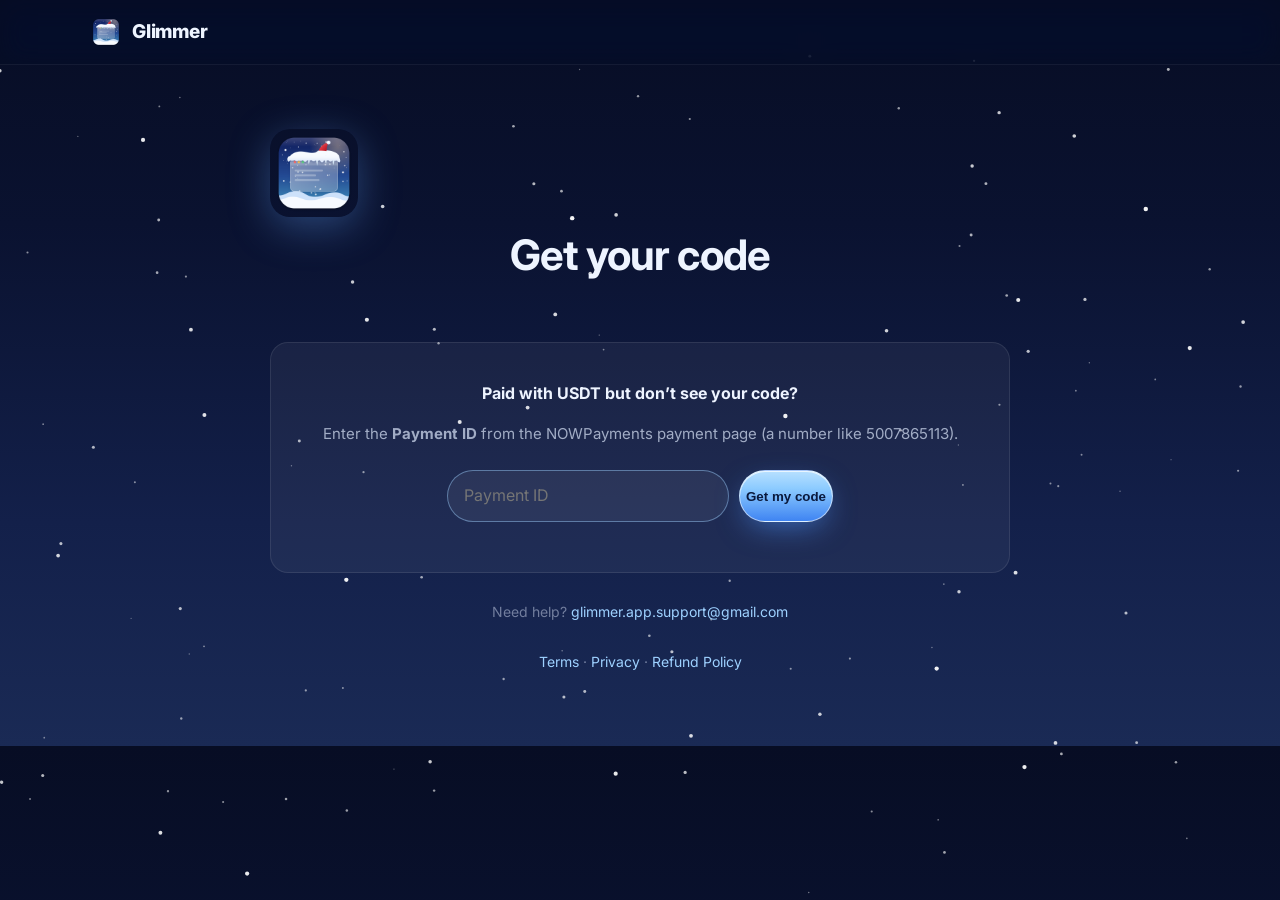
<file: thanks.html>
<!doctype html>
<html lang="en">
<head>
  <meta charset="utf-8">
  <meta name="viewport" content="width=device-width, initial-scale=1, viewport-fit=cover">
  <title>Your Glimmer Code</title>
  <meta name="theme-color" content="#0A1230">
  <meta name="robots" content="noindex">
  <link rel="icon" type="image/png" href="assets/img/favicon.png">
  <link rel="preconnect" href="https://fonts.googleapis.com">
  <link rel="preconnect" href="https://fonts.gstatic.com" crossorigin>
  <link href="https://fonts.googleapis.com/css2?family=Inter:wght@400;500;600;700;800&display=swap" rel="stylesheet">
  <link rel="stylesheet" href="assets/style.css">
  <link rel="stylesheet" href="assets/checkout.css">
</head>
<body>
  <canvas id="sky-snow" aria-hidden="true"></canvas>
  <header class="nav">
    <div class="wrap nav__inner">
      <a class="logo" href="./" aria-label="Glimmer home"><img src="assets/img/icon-512.png" alt="" width="32" height="32"><span>Glimmer</span></a>
    </div>
  </header>

  <main class="checkout wrap">
    <div class="checkout__head">
      <img class="checkout__icon" src="assets/img/icon-512.png" alt="" width="88" height="88">
      <h1 id="title">Thank you!</h1>
      <p id="subtitle">Checking your payment…</p>
    </div>

    <!-- waiting -->
    <section class="panel" id="s-pending" hidden>
      <div class="spinner" aria-hidden="true"></div>
      <p><strong>Waiting for the blockchain to confirm your payment.</strong></p>
      <p class="muted">This usually takes 1–3 minutes. Keep this page open — your code will appear here automatically.</p>
    </section>

    <!-- code ready -->
    <section class="panel panel--ok" id="s-ready" hidden>
      <p class="muted">Your activation code</p>
      <div class="code" id="code">XXXX-XXXX-XXXX-XXXX</div>
      <button class="btn btn--ice btn--lg" id="copy" type="button">Copy code</button>
      <p class="warn"><strong>Save this code</strong> — write it down or keep it in your notes. You can use it again if you reinstall Glimmer.</p>
      <ol class="steps">
        <li>Open Glimmer. If macOS says it can’t verify Glimmer, click “Done”, then go to System Settings → Privacy &amp; Security and click “Open Anyway” (only the first time).</li>
        <li>The “Activate Glimmer” window appears.</li>
        <li>Paste the code into the code field.</li>
        <li>Click “Activate”. Enjoy the snow!</li>
      </ol>
      <p class="muted">Don’t have Glimmer yet? <a href="./#pricing">Download it here</a>.</p>
    </section>

    <!-- underpaid / other -->
    <section class="panel panel--warn" id="s-problem" hidden>
      <p><strong id="problem-title">The payment was not completed.</strong></p>
      <p class="muted" id="problem-text"></p>
      <p>Write to <a href="mailto:glimmer.app.support@gmail.com?subject=Glimmer%20USDT%20payment" id="support-link">glimmer.app.support@gmail.com</a> and include your payment ID — we’ll sort it out.</p>
    </section>

    <!-- no order info: let the buyer enter the payment ID -->
    <section class="panel" id="s-lookup" hidden>
      <p><strong>Paid with USDT but don’t see your code?</strong></p>
      <p class="muted">Enter the <b>Payment ID</b> from the NOWPayments payment page (a number like 5007865113).</p>
      <form id="lookup" class="lookup">
        <input id="pid" inputmode="numeric" autocomplete="off" placeholder="Payment ID" aria-label="Payment ID">
        <button class="btn btn--ice" type="submit">Get my code</button>
      </form>
      <p class="muted" id="lookup-msg"></p>
    </section>

    <p class="checkout__help">Need help? <a href="mailto:glimmer.app.support@gmail.com">glimmer.app.support@gmail.com</a></p>
    <p class="checkout__help"><a href="terms.html">Terms</a> · <a href="privacy.html">Privacy</a> · <a href="refund.html">Refund Policy</a></p>
  </main>

  <script src="assets/main.js" defer></script>
  <script>
  (function () {
    const API = 'https://glimmer-pay.glimmer-app.workers.dev/claim';
    const q = new URLSearchParams(location.search);
    const token = (q.get('t') || '').trim();
    let pid = (q.get('NP_id') || q.get('p') || '').trim();
    const tx = (q.get('tx') || '').trim();              // оплата картой через Paddle
    if (tx) {                                            // карта: подтверждение за секунды, без блокчейна
      const pend = document.querySelector('#s-pending');
      pend.querySelector('strong').textContent = 'Confirming your payment…';
      pend.querySelector('.muted').textContent = 'This usually takes a few seconds. Keep this page open — your code will appear here automatically.';
    }
    const $ = id => document.getElementById(id);
    const show = id => ['s-pending', 's-ready', 's-problem', 's-lookup'].forEach(s => $(s).hidden = s !== id);
    const remember = (k, v) => { try { localStorage.setItem(k, v); } catch (e) {} };
    const recall = k => { try { return localStorage.getItem(k); } catch (e) { return null; } };

    let tries = 0, timer = null;

    function ready(code) {
      $('code').textContent = code;
      $('title').textContent = 'You’re all set!';
      $('subtitle').textContent = 'Payment confirmed. Here is your Glimmer activation code.';
      show('s-ready');
      if (token) remember('glimmer-code-' + token, code);
    }

    function problem(title, text) {
      $('problem-title').textContent = title;
      $('problem-text').textContent = text;
      if (pid) $('support-link').href += encodeURIComponent(' — payment ' + pid);
      $('subtitle').textContent = '';
      show('s-problem');
    }

    async function check() {
      const params = new URLSearchParams();
      if (token) params.set('t', token);
      if (pid) params.set('p', pid);
      let r;
      if (tx) params.set('tx', tx);
      const url = tx ? API.replace('/claim', '/paddle') : API;
      try { r = await (await fetch(url + '?' + params, { cache: 'no-store' })).json(); }
      catch (e) { r = { status: 'network' }; }

      if (r.status === 'ready') return ready(r.code);
      if (r.status === 'partial') return problem('The payment arrived only partially.',
        'Less USDT was received than required — usually because an exchange deducted its withdrawal fee from the amount.');
      if (r.status === 'sold_out') return problem('We couldn’t issue a code automatically.', 'Your payment is confirmed. Please contact us and we’ll send your code by email.');
      if (['expired', 'failed', 'refunded'].includes(r.status)) return problem('The payment was not completed.', 'The payment expired or failed. If you sent USDT anyway, contact us with your payment ID.');
      if (r.status === 'unknown' && !token) { show('s-lookup'); $('subtitle').textContent = ''; return; }

      // waiting / confirming / network hiccup — keep polling (up to ~45 minutes)
      show('s-pending');
      $('subtitle').textContent = 'Checking your payment…';
      if (++tries < 270) timer = setTimeout(check, tries < 30 ? 6000 : 12000);
      else problem('Still waiting for confirmation.', 'The blockchain is taking longer than usual. Reload this page later, or contact us with your payment ID.');
    }

    $('copy').addEventListener('click', async () => {
      const code = $('code').textContent;
      try { await navigator.clipboard.writeText(code); $('copy').textContent = 'Copied ✓'; }
      catch (e) { const s = getSelection(), rng = document.createRange(); rng.selectNodeContents($('code')); s.removeAllRanges(); s.addRange(rng); }
      setTimeout(() => $('copy').textContent = 'Copy code', 2000);
    });

    $('lookup').addEventListener('submit', e => {
      e.preventDefault();
      const v = $('pid').value.replace(/\D/g, '');
      if (v.length < 5) { $('lookup-msg').textContent = 'Please enter the numeric Payment ID.'; return; }
      pid = v; tries = 0; clearTimeout(timer);
      $('lookup-msg').textContent = 'Checking…';
      check();
    });

    const saved = token && recall('glimmer-code-' + token);
    if (saved) ready(saved);
    else if (!token && !pid) { show('s-lookup'); $('title').textContent = 'Get your code'; $('subtitle').textContent = ''; }
    else check();
  })();
  </script>
</body>
</html>
</file>
<file: assets/style.css>
:root {
  --navy-0: #070D24;
  --navy-1: #0A1230;
  --navy-2: #13204A;
  --navy-3: #1A2A55;
  --ice: #9ED1FF;
  --ice-2: #8CCBFF;
  --blue: #3F84F2;
  --text: #EEF4FF;
  --muted: rgba(226, 236, 255, 0.68);
  --dim: rgba(226, 236, 255, 0.45);
  --card: rgba(255, 255, 255, 0.05);
  --card-border: rgba(255, 255, 255, 0.09);
  --snow: #F2F7FF;
  --radius: 18px;
  --wrap: 1180px;
  --pad: clamp(20px, 4vw, 40px);
}

* { box-sizing: border-box; }
html { scroll-behavior: smooth; -webkit-text-size-adjust: 100%; }
body {
  margin: 0;
  font-family: Inter, -apple-system, BlinkMacSystemFont, "SF Pro Text", "Segoe UI", sans-serif;
  color: var(--text);
  background: linear-gradient(180deg, var(--navy-0) 0%, var(--navy-1) 30%, var(--navy-2) 70%, var(--navy-3) 100%);
  background-color: var(--navy-1);
  line-height: 1.6;
  overflow-x: hidden;
  -webkit-font-smoothing: antialiased;
}
img { max-width: 100%; display: block; }
a { color: inherit; text-decoration: none; }
h1, h2, h3 { margin: 0; line-height: 1.12; letter-spacing: -0.02em; }
h2 { font-size: clamp(30px, 4.4vw, 48px); font-weight: 800; }
h3 { font-size: 18px; font-weight: 700; }
p { margin: 0; }

.wrap { width: 100%; max-width: var(--wrap); margin: 0 auto; padding: 0 var(--pad); }

#sky-snow { position: fixed; inset: 0; width: 100%; height: 100%; pointer-events: none; z-index: 0; }
main, .nav, .footer { position: relative; z-index: 1; }

/* ---------- Buttons ---------- */
.btn {
  display: inline-flex; align-items: center; justify-content: center; gap: 10px;
  font-weight: 700; border-radius: 999px; border: 1px solid transparent;
  transition: transform .15s ease, box-shadow .2s ease, filter .2s ease;
  white-space: nowrap;
}
.btn svg { width: 20px; height: 20px; fill: none; stroke: currentColor; stroke-width: 2.4; stroke-linecap: round; stroke-linejoin: round; }
.btn--ice {
  color: #0A1A3D;
  background: linear-gradient(180deg, #B8E0FF 0%, var(--ice-2) 35%, var(--blue) 100%);
  border-color: rgba(255,255,255,.55);
  box-shadow: 0 10px 30px -8px rgba(79, 150, 255, .65), inset 0 1px 0 rgba(255,255,255,.7);
}
.btn--ice:hover { transform: translateY(-1px); filter: brightness(1.06); box-shadow: 0 14px 36px -8px rgba(79, 150, 255, .8), inset 0 1px 0 rgba(255,255,255,.7); }
.btn--ice:active { transform: translateY(0); filter: brightness(.95); }
.btn--sm { padding: 8px 18px; font-size: 14px; }
.btn--lg { padding: 16px 30px; font-size: 17px; }
.btn--block { width: 100%; }
.btn--ghost { color: var(--muted); background: rgba(255,255,255,.05); border-color: rgba(255,255,255,.16); }
.btn--soon { cursor: default; user-select: none; }
/* картинки и видео нельзя перетащить, выделить или сохранить через меню */
img, video { -webkit-user-drag: none; user-select: none; -webkit-touch-callout: none; }

.badge, .eyebrow {
  display: inline-block; font-size: 12px; font-weight: 700; letter-spacing: .12em; text-transform: uppercase; color: var(--ice);
}
.badge { padding: 7px 14px; border: 1px solid rgba(158, 209, 255, .35); border-radius: 999px; background: rgba(158, 209, 255, .08); }
.muted { color: var(--muted); }
.small { font-size: 13px; }

/* ---------- Nav ---------- */
.nav { position: sticky; top: 0; z-index: 20; backdrop-filter: saturate(150%) blur(14px); -webkit-backdrop-filter: saturate(150%) blur(14px); background: rgba(7, 13, 36, .55); border-bottom: 1px solid rgba(255,255,255,.06); }
.nav__inner { display: flex; align-items: center; gap: 28px; height: 64px; }
.logo { display: inline-flex; align-items: center; gap: 10px; font-weight: 800; font-size: 19px; letter-spacing: -0.01em; }
.logo img { width: 32px; height: 32px; border-radius: 8px; }
.nav__links { display: flex; gap: 28px; margin-left: auto; font-size: 15px; color: var(--muted); }
.nav__links a:hover { color: var(--text); }
.nav__toggle { display: none; }

/* ---------- Hero ---------- */
.hero { padding: clamp(48px, 8vw, 96px) 0 0; text-align: center; }
.hero__text { display: flex; flex-direction: column; align-items: center; }
.hero h1 { font-size: clamp(42px, 8vw, 88px); font-weight: 800; margin: 22px 0 18px; text-shadow: 0 6px 40px rgba(120, 170, 255, .25); }
.lead { max-width: 680px; font-size: clamp(17px, 1.6vw, 20px); color: var(--muted); }
.cta { display: flex; align-items: center; gap: 22px; margin-top: 34px; flex-wrap: wrap; justify-content: center; }
.price-note { display: flex; flex-direction: column; text-align: left; line-height: 1.35; }
.price-note strong { font-size: 18px; font-weight: 700; }
.price-note > span { font-size: 14px; color: var(--muted); }

/* ---------- Mac mockup ---------- */
.mac { position: relative; margin: clamp(48px, 7vw, 80px) auto 0; max-width: 1080px; }
.mac::before { content: ""; position: absolute; inset: 10% 5% -5%; background: radial-gradient(closest-side, rgba(90, 150, 255, .35), transparent); filter: blur(30px); z-index: -1; }
.mac__screen {
  position: relative; aspect-ratio: 16 / 10; overflow: hidden;
  border-radius: 18px 18px 0 0; border: 10px solid #0B0F1C; border-bottom-width: 14px; background: #000;
  container-type: inline-size;
}
.mac__wall { position: absolute; inset: 0; width: 100%; height: 100%; object-fit: cover; }
.mac__chin { height: clamp(14px, 2.2vw, 26px); margin: 0 -1.5%; border-radius: 0 0 14px 14px; background: linear-gradient(180deg, #C9CFDB, #8E96A8); }
.mac__stand { width: 20%; height: clamp(26px, 5vw, 60px); margin: 0 auto; background: linear-gradient(180deg, #A5ADBD, #6F788A); clip-path: polygon(14% 0, 86% 0, 100% 100%, 0 100%); }

.mac__menubar {
  position: absolute; top: 0; left: 0; right: 0; height: 3.4%; min-height: 12px;
  display: flex; align-items: center; gap: 2.2%; padding: 0 1.6%;
  font-size: clamp(6px, 1.25cqw, 13px); color: #fff; background: rgba(10, 16, 40, .45); backdrop-filter: blur(8px);
}
.mac__apple { width: 1.1em; height: 1.1em; border-radius: 50%; background: #fff; opacity: .9; }
.mac__spacer { flex: 1; }
.mac__tray { height: 1.5em; width: auto; border-radius: 3px; }

.mac__window {
  position: absolute; left: 10%; top: 22%; width: 46%; height: 46%;
  background: #F4F7FC; border-radius: 1.2cqw; box-shadow: 0 2cqw 5cqw rgba(0, 0, 0, .45);
}
.mac__titlebar { display: flex; align-items: center; gap: .7cqw; height: 9%; padding: 0 1.6cqw; border-bottom: 1px solid #E3E7EF; color: #4A5468; font-size: clamp(6px, 1.15cqw, 13px); font-weight: 600; }
.mac__titlebar i { width: 1cqw; height: 1cqw; min-width: 5px; min-height: 5px; border-radius: 50%; background: #FF5F57; }
.mac__titlebar i:nth-child(2) { background: #FEBC2E; }
.mac__titlebar i:nth-child(3) { background: #28C840; }
.mac__titlebar span { margin-left: auto; margin-right: auto; padding-right: 5cqw; }
.mac__doc { padding: 3cqw 3cqw; color: #1B2333; }
.mac__doc h3 { font-size: clamp(9px, 2.3cqw, 26px); margin-bottom: 2.4cqw; }
.mac__doc p { height: 1cqw; min-height: 4px; margin-bottom: 1.6cqw; border-radius: 99px; background: #DCE2EC; }
.mac__doc p.s { width: 70%; }
.mac__doc p.xs { width: 45%; }

/* snow caps: drawn by main.js to the exact size of each element — the snow sits on the top edge
   and drapes down over the rounded corners, following their curve */
.snowcap { position: absolute; left: 0; overflow: visible; fill: var(--snow); pointer-events: none; z-index: 2;
  filter: drop-shadow(0 -1px 0 rgba(255,255,255,.9)) drop-shadow(0 2px 3px rgba(20, 40, 90, .28)); }
.mac__panel {
  position: absolute; right: 2.5%; top: 4.6%; width: 25%; height: auto; z-index: 3;
  filter: drop-shadow(0 2cqw 3cqw rgba(0, 0, 0, .5));
}
.mac__panel img { display: block; width: 100%; height: auto; border-radius: 1.4cqw; }
/* the four action tiles of the panel are real buttons */
.mac__act { position: absolute; padding: 0; border: 0; border-radius: 1cqw; background: transparent; cursor: pointer; transition: background .15s, box-shadow .15s; }
.mac__act:hover, .mac__act:focus-visible { background: rgba(158, 209, 255, .16); box-shadow: inset 0 0 0 1px rgba(158, 209, 255, .55); outline: none; }
.mac__act.is-hit { background: rgba(158, 209, 255, .38); }
.mac__screen:not(.is-snow) .mac__act[data-act="gnomes"], .mac__screen:not(.is-snow) .mac__act[data-act="plough"] { cursor: default; background: transparent; box-shadow: none; }
.mac__screen { touch-action: pan-y; user-select: none; -webkit-user-select: none; }
.mac__window { cursor: grab; }

/* hint and shortcuts under the live desktop */
.play { max-width: 860px; margin: 26px auto 0; text-align: center; }
.play__hint { margin: 0 0 14px; color: var(--muted); font-size: 15.5px; line-height: 1.55; }
.play__hint b { color: var(--text); }
.play__btns { display: flex; flex-wrap: wrap; gap: 10px; justify-content: center; }
.chip { font: inherit; font-size: 14.5px; font-weight: 600; color: var(--text); padding: 9px 16px; border-radius: 999px; cursor: pointer;
  background: rgba(255, 255, 255, .07); border: 1px solid rgba(158, 209, 255, .32); transition: background .15s, border-color .15s, transform .12s; }
.chip:hover { background: rgba(158, 209, 255, .18); border-color: rgba(158, 209, 255, .7); }
.chip:active { transform: scale(.97); }
.mac__dock {
  position: absolute; left: 50%; bottom: 2.4%; transform: translateX(-50%);
  display: flex; align-items: center; gap: 1cqw; padding: .9cqw 1.4cqw;
  background: rgba(255, 255, 255, .22); border: 1px solid rgba(255,255,255,.35); border-radius: 1.6cqw; backdrop-filter: blur(10px);
}
.mac__dock i, .mac__dock img { width: 4.2cqw; height: 4.2cqw; border-radius: 1cqw; background: var(--c); box-shadow: inset 0 -.4cqw 0 rgba(0,0,0,.12); }
.mac__snow { position: absolute; inset: 0; width: 100%; height: 100%; pointer-events: none; }

/* ---------- Sections ---------- */
.section { padding: clamp(72px, 10vw, 128px) 0; }
.section__head { max-width: 760px; margin: 0 auto clamp(36px, 5vw, 56px); text-align: center; }
.section__head h2 { margin: 12px 0 16px; }
.section__head p { font-size: 18px; color: var(--muted); }

.drift-divider { position: relative; z-index: 1; height: 70px; margin-top: -1px; background:
  radial-gradient(120px 40px at 8% 100%, rgba(242,247,255,.10), transparent 70%),
  radial-gradient(160px 46px at 32% 100%, rgba(242,247,255,.08), transparent 70%),
  radial-gradient(140px 40px at 58% 100%, rgba(242,247,255,.10), transparent 70%),
  radial-gradient(180px 50px at 86% 100%, rgba(242,247,255,.08), transparent 70%); }

/* video */
.video { position: relative; max-width: 1060px; margin: 0 auto; border-radius: 22px; overflow: hidden; border: 1px solid var(--card-border); box-shadow: 0 30px 80px -30px rgba(0, 0, 0, .8); background: #050914; }
.video video { display: block; width: 100%; aspect-ratio: 16 / 10; background: #050914; }
.video__poster { display: block; width: 100%; aspect-ratio: 16 / 9; }
.video__poster { position: relative; }
.video__poster img { width: 100%; height: 100%; object-fit: cover; filter: brightness(.55) saturate(.9); }
.video__tag { position: absolute; left: 20px; top: 20px; padding: 7px 14px; font-size: 13px; font-weight: 600; border-radius: 999px; background: rgba(7, 13, 36, .7); border: 1px solid rgba(158, 209, 255, .3); color: var(--ice); }
.video__play { position: absolute; left: 50%; top: 50%; transform: translate(-50%, -50%); width: clamp(64px, 9vw, 96px); aspect-ratio: 1; display: grid; place-items: center; border-radius: 50%; background: rgba(255, 255, 255, .16); border: 1px solid rgba(255,255,255,.4); backdrop-filter: blur(10px); }
.video__play svg { width: 42%; fill: #fff; margin-left: 6%; }

/* features */
.grid { display: grid; gap: 18px; }
.grid--3 { grid-template-columns: repeat(3, minmax(0, 1fr)); }
.card { padding: 28px; border-radius: var(--radius); background: var(--card); border: 1px solid var(--card-border); transition: border-color .2s, background .2s; }
.card:hover { border-color: rgba(158, 209, 255, .3); background: rgba(255,255,255,.07); }
.card__icon { width: 46px; height: 46px; display: grid; place-items: center; margin-bottom: 18px; border-radius: 14px; background: rgba(158, 209, 255, .12); border: 1px solid rgba(158, 209, 255, .25); }
.card__icon svg { width: 24px; height: 24px; fill: none; stroke: var(--ice); stroke-width: 1.9; stroke-linecap: round; stroke-linejoin: round; }
.card h3 { margin-bottom: 8px; }
.card p { color: var(--muted); font-size: 15.5px; }

.effects { margin-top: clamp(56px, 8vw, 96px); }
.effects__title { text-align: center; font-size: clamp(22px, 2.6vw, 30px); margin-bottom: 28px; }
.effects__grid { display: grid; grid-template-columns: repeat(6, minmax(0, 1fr)); gap: 14px; }
.effect { margin: 0; border-radius: 16px; overflow: hidden; background: var(--card); border: 1px solid var(--card-border); }
.effect img { width: 100%; aspect-ratio: 4 / 5; object-fit: cover; transition: transform .5s ease; }
.effect:hover img { transform: scale(1.05); }
.effect figcaption { padding: 12px 14px 14px; display: flex; flex-direction: column; gap: 2px; }
.effect b { font-size: 15px; }
.effect span { font-size: 12.5px; color: var(--muted); line-height: 1.4; }

/* panel screenshots — shown whole, at their real proportions */
.panels { display: grid; grid-template-columns: repeat(3, minmax(0, 1fr)); gap: 22px; align-items: stretch; }
.panel { margin: 0; display: flex; flex-direction: column; }
.panel__stage { flex: 1; }
.panel__stage { padding: clamp(22px, 3vw, 36px); border-radius: 22px; background: radial-gradient(120% 90% at 50% 0%, rgba(110, 160, 255, .22), rgba(255,255,255,.03) 60%); border: 1px solid var(--card-border); display: grid; place-items: center; }
.panel__stage img { width: 100%; max-width: 330px; height: auto; filter: drop-shadow(0 18px 30px rgba(0, 0, 0, .55)); }
.panel figcaption { display: flex; flex-direction: column; gap: 6px; padding: 18px 6px 0; }
.panel figcaption b { font-size: 20px; }
.panel figcaption span:last-child { color: var(--muted); font-size: 15px; }
.chip { align-self: flex-start; padding: 3px 10px; border-radius: 999px; font-size: 12px; font-weight: 600; color: var(--ice); background: rgba(158, 209, 255, .1); border: 1px solid rgba(158, 209, 255, .25); }

/* pricing */
.pricing { position: relative; display: grid; grid-template-columns: 1fr 1fr; gap: clamp(24px, 4vw, 56px); max-width: 940px; margin: 0 auto; padding: clamp(28px, 4vw, 48px); border-radius: 26px; background: linear-gradient(160deg, rgba(255,255,255,.08), rgba(255,255,255,.03)); border: 1px solid rgba(255,255,255,.12); box-shadow: 0 30px 80px -30px rgba(0,0,0,.7); }
.pricing__main { display: flex; flex-direction: column; gap: 16px; }
.pricing__price { display: flex; align-items: baseline; gap: 12px; }
.pricing__price .price { font-size: clamp(56px, 7vw, 76px); font-weight: 800; letter-spacing: -0.04em; line-height: 1; }
.pricing__price small { font-size: 18px; color: var(--muted); }
.pricing__list { list-style: none; margin: 0; padding: 0; display: flex; flex-direction: column; gap: 14px; align-self: center; }
.pricing__list li { position: relative; padding-left: 32px; color: var(--muted); }
.pricing__list li::before { content: ""; position: absolute; left: 0; top: 3px; width: 20px; height: 20px; border-radius: 50%; background: rgba(158, 209, 255, .16) url("data:image/svg+xml,%3Csvg xmlns='http://www.w3.org/2000/svg' viewBox='0 0 24 24' fill='none' stroke='%239ED1FF' stroke-width='3' stroke-linecap='round' stroke-linejoin='round'%3E%3Cpath d='M6 12.5l4 4 8-9'/%3E%3C/svg%3E") center / 13px no-repeat; }

/* install & faq */
.two-col { display: grid; grid-template-columns: 1fr 1fr; gap: clamp(40px, 6vw, 80px); }
.two-col h2 { font-size: clamp(28px, 3.4vw, 40px); margin: 10px 0 28px; }
.steps { list-style: none; counter-reset: s; margin: 0; padding: 0; display: flex; flex-direction: column; gap: 14px; }
.steps li { counter-increment: s; position: relative; padding: 18px 20px 18px 66px; border-radius: 16px; background: var(--card); border: 1px solid var(--card-border); display: flex; flex-direction: column; gap: 4px; }
.steps li::before { content: counter(s); position: absolute; left: 18px; top: 18px; width: 32px; height: 32px; display: grid; place-items: center; border-radius: 50%; font-weight: 800; color: #0A1A3D; background: linear-gradient(180deg, #B8E0FF, var(--blue)); }
.steps span { color: var(--muted); font-size: 15px; }
.faq { display: flex; flex-direction: column; gap: 10px; }
.faq details { border-radius: 16px; background: var(--card); border: 1px solid var(--card-border); padding: 0 20px; }
.faq summary { cursor: pointer; list-style: none; padding: 18px 28px 18px 0; font-weight: 700; position: relative; }
.faq summary::-webkit-details-marker { display: none; }
.faq summary::after { content: "+"; position: absolute; right: 0; top: 50%; transform: translateY(-50%); font-size: 22px; font-weight: 400; color: var(--ice); transition: transform .2s; }
.faq details[open] summary::after { transform: translateY(-50%) rotate(45deg); }
.faq details p { padding: 0 0 18px; color: var(--muted); font-size: 15px; }

/* final */
.final { position: relative; padding: clamp(80px, 10vw, 130px) 0 clamp(150px, 16vw, 210px); text-align: center; overflow: hidden; }
.final__inner { display: flex; flex-direction: column; align-items: center; gap: 22px; position: relative; z-index: 1; }
.final__inner img { border-radius: 22px; filter: drop-shadow(0 16px 40px rgba(90, 150, 255, .45)); }
.cta--center { margin-top: 6px; }
.final__ground { position: absolute; left: -5%; right: -5%; bottom: -2px; height: clamp(90px, 12vw, 150px); background: var(--snow); border-radius: 50% 50% 0 0 / 100% 100% 0 0; box-shadow: 0 -10px 40px rgba(200, 225, 255, .25); }

/* footer */
.footer { background: var(--snow); color: #1B2B4F; padding: 0 0 32px; margin-top: -1px; }
.footer__inner { display: flex; align-items: center; gap: 28px; flex-wrap: wrap; }
.logo--dark { font-size: 17px; }
.logo--dark img { width: 24px; height: 24px; border-radius: 6px; }
.footer nav { display: flex; gap: 22px; font-size: 14px; color: #3A4D78; }
.footer small { margin-left: auto; color: #5A6B90; font-size: 13px; }

/* ---------- Responsive ---------- */
@media (max-width: 1024px) {
  .grid--3 { grid-template-columns: repeat(2, minmax(0, 1fr)); }
  .effects__grid { grid-template-columns: repeat(3, minmax(0, 1fr)); }
  .panels { grid-template-columns: repeat(3, minmax(0, 1fr)); gap: 14px; }
  .panel figcaption b { font-size: 17px; }
}

@media (max-width: 860px) {
  .nav__links { position: fixed; top: 64px; left: 0; right: 0; flex-direction: column; gap: 0; margin: 0; padding: 8px var(--pad) 18px; background: #070D24; box-shadow: 0 20px 40px rgba(0,0,0,.5); border-bottom: 1px solid rgba(255,255,255,.08); transform: translateY(-120%); opacity: 0; transition: transform .25s ease, opacity .2s ease; pointer-events: none; }
  .nav__links a { padding: 14px 0; font-size: 17px; border-bottom: 1px solid rgba(255,255,255,.06); }
  .nav.is-open .nav__links { transform: none; opacity: 1; pointer-events: auto; }
  .nav__cta { margin-left: auto; }
  .nav__toggle { display: grid; gap: 6px; place-content: center; width: 40px; height: 40px; border: 0; background: transparent; cursor: pointer; padding: 0; }
  .nav__toggle span { display: block; width: 22px; height: 2px; border-radius: 2px; background: var(--text); transition: transform .2s; }
  .nav.is-open .nav__toggle span:first-child { transform: translateY(4px) rotate(45deg); }
  .nav.is-open .nav__toggle span:last-child { transform: translateY(-4px) rotate(-45deg); }

  .panels { grid-template-columns: 1fr; max-width: 420px; margin: 0 auto; gap: 36px; }
  .pricing, .two-col { grid-template-columns: 1fr; }
  .pricing__list { align-self: start; }
  .br-wide { display: none; }
}

@media (max-width: 600px) {
  .grid--3 { grid-template-columns: 1fr; }
  .effects__grid { grid-template-columns: repeat(2, minmax(0, 1fr)); gap: 10px; }
  .effect img { aspect-ratio: 1 / 1; }
  .cta { flex-direction: column; gap: 14px; }
  .cta .btn { width: 100%; }
  .price-note { text-align: center; align-items: center; }
  .mac__screen { border-width: 5px; border-bottom-width: 8px; border-radius: 10px 10px 0 0; }
  .mac__panel { width: 32%; }
  .mac__window { width: 52%; left: 5%; }
  .footer__inner { flex-direction: column; align-items: flex-start; gap: 14px; }
  .footer small { margin-left: 0; }
  .card { padding: 22px; }
}

@media (max-width: 400px) {
  .nav__cta { display: none; }
  .nav__toggle { margin-left: auto; }
  .hero h1 { font-size: 38px; }
}

@media (prefers-reduced-motion: reduce) {
  html { scroll-behavior: auto; }
  .btn, .effect img { transition: none; }
}
</file>
<file: assets/checkout.css>
/* buy.html / thanks.html */
[hidden] { display: none !important; }
.checkout { max-width: 820px; padding-top: clamp(32px, 6vw, 64px); padding-bottom: 72px; position: relative; z-index: 1; }
.checkout__head { text-align: center; margin-bottom: 32px; }
.checkout__icon { width: 88px; height: 88px; border-radius: 20px; box-shadow: 0 10px 40px rgba(102, 170, 255, .35); margin-bottom: 14px; }
.checkout__head h1 { font-size: clamp(30px, 5vw, 42px); margin: 0 0 8px; }
.checkout__head p { color: var(--muted); font-size: 17px; margin: 0; min-height: 1.4em; }
.checkout__help { text-align: center; color: var(--dim); font-size: 14px; margin-top: 28px; }
.checkout__help a, .panel a, .notice a { color: var(--ice); }

.options { display: grid; grid-template-columns: 1fr 1fr; gap: 18px; }
.option { display: flex; flex-direction: column; gap: 10px; padding: 26px; border-radius: var(--radius); background: var(--card); border: 1px solid var(--card-border); color: inherit; text-decoration: none; transition: border-color .2s, background .2s, transform .15s; }
a.option:hover { border-color: rgba(158, 209, 255, .45); background: rgba(255,255,255,.07); transform: translateY(-2px); }
.option--soon { opacity: .55; }
.option__badge { align-self: flex-start; font-size: 11.5px; font-weight: 700; letter-spacing: .06em; text-transform: uppercase; padding: 4px 10px; border-radius: 999px; background: rgba(120, 230, 170, .14); color: #8EF0BC; border: 1px solid rgba(120, 230, 170, .35); }
.option__badge--muted { background: rgba(255,255,255,.06); color: var(--muted); border-color: var(--card-border); }
.option__title { font-size: 21px; font-weight: 700; }
.option__price { font-size: 28px; font-weight: 800; }
.option__price small { font-size: 14px; font-weight: 600; color: var(--muted); margin-left: 6px; }
.option__fee { margin-top: -6px; font-size: 13.5px; font-weight: 600; color: #FFCC61; }
.option__text { color: var(--muted); font-size: 15px; flex: 1; }
.option .btn { margin-top: 6px; }

.notice { margin-top: 22px; padding: 16px 20px; border-radius: 14px; font-size: 14.5px; line-height: 1.5; color: rgba(255,255,255,.88); background: rgba(255, 204, 97, .10); border: 1px solid rgba(255, 204, 97, .45); }
.notice strong { color: #FFCC61; margin-right: 4px; }

.panel { padding: 30px; border-radius: var(--radius); background: var(--card); border: 1px solid var(--card-border); text-align: center; }
.panel p { margin: 8px 0; }
.panel .muted, .muted { color: var(--muted); font-size: 15px; }
.panel--ok { border-color: rgba(120, 230, 170, .45); }
.panel--warn { border-color: rgba(255, 140, 140, .5); }
.code { font-family: ui-monospace, "SF Mono", Menlo, monospace; font-size: clamp(22px, 6vw, 34px); font-weight: 700; letter-spacing: .06em; margin: 10px 0 18px; padding: 16px; border-radius: 14px; background: rgba(0,0,0,.25); border: 1px dashed rgba(158, 209, 255, .5); user-select: all; word-break: break-all; }
.warn { margin-top: 18px !important; font-size: 14.5px; color: #FFDFA0; }
.steps { text-align: left; max-width: 460px; margin: 18px auto 10px; padding-left: 22px; color: rgba(255,255,255,.88); line-height: 1.7; }
.spinner { width: 44px; height: 44px; margin: 4px auto 16px; border-radius: 50%; border: 4px solid rgba(158, 209, 255, .2); border-top-color: var(--ice); animation: spin 1s linear infinite; }
@keyframes spin { to { transform: rotate(360deg); } }
.lookup { display: flex; gap: 10px; justify-content: center; margin: 16px auto 4px; max-width: 420px; }
.lookup input { flex: 1; min-width: 0; padding: 12px 16px; border-radius: 999px; border: 1px solid rgba(158, 209, 255, .45); background: rgba(255,255,255,.06); color: #fff; font: inherit; font-size: 16px; }
.lookup input:focus { outline: none; border-color: var(--ice); }

@media (max-width: 680px) {
  .options { grid-template-columns: 1fr; }
  .lookup { flex-direction: column; }
  .panel { padding: 22px 16px; }
}

/* terms / privacy / refund */
.legal { max-width: 760px; min-height: calc(100vh - 150px); }
.legal h1 { font-size: clamp(30px, 5vw, 40px); margin: 0 0 6px; }
.legal__date { color: var(--dim); font-size: 14px; margin: 0 0 28px; }
.legal h2 { font-size: 20px; margin: 30px 0 10px; }
.legal p, .legal li { color: rgba(238, 244, 255, .82); font-size: 16px; line-height: 1.65; }
.legal ul { padding-left: 22px; }
.legal a { color: var(--ice); }
</file>
